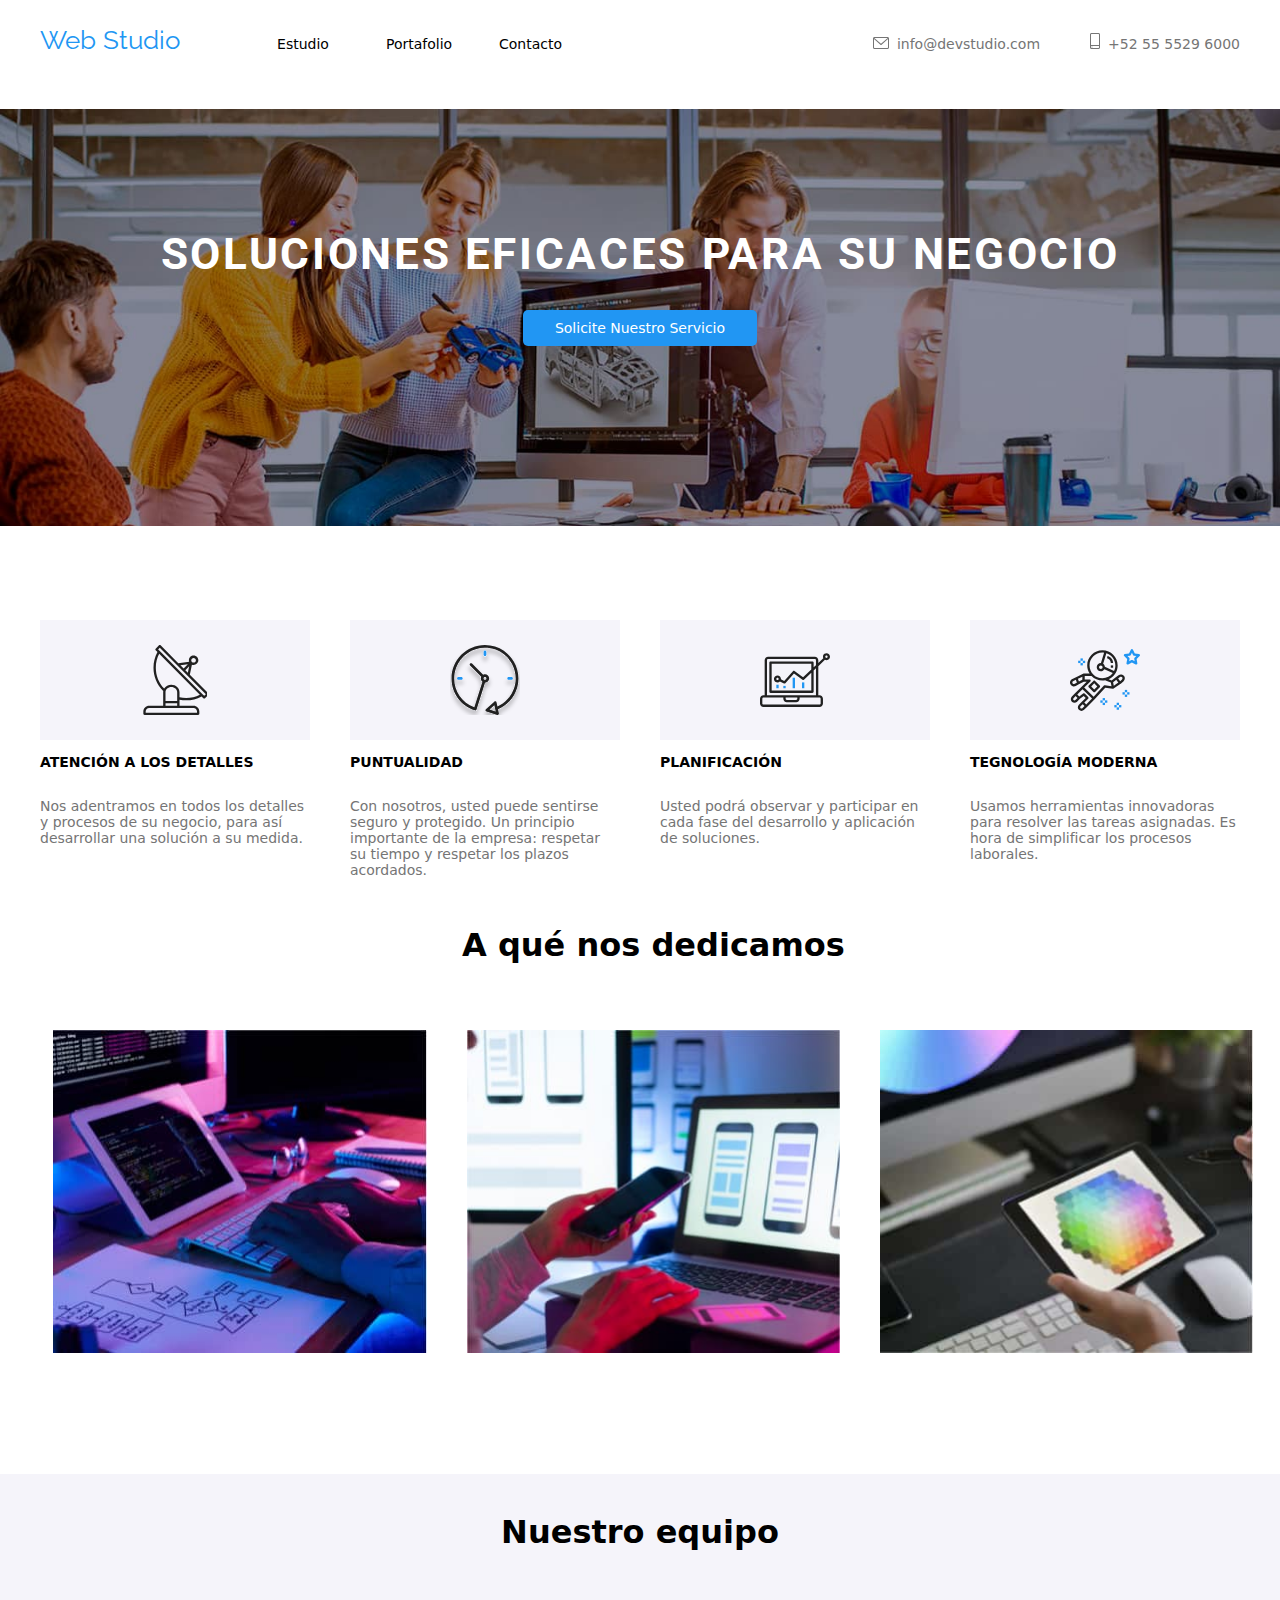
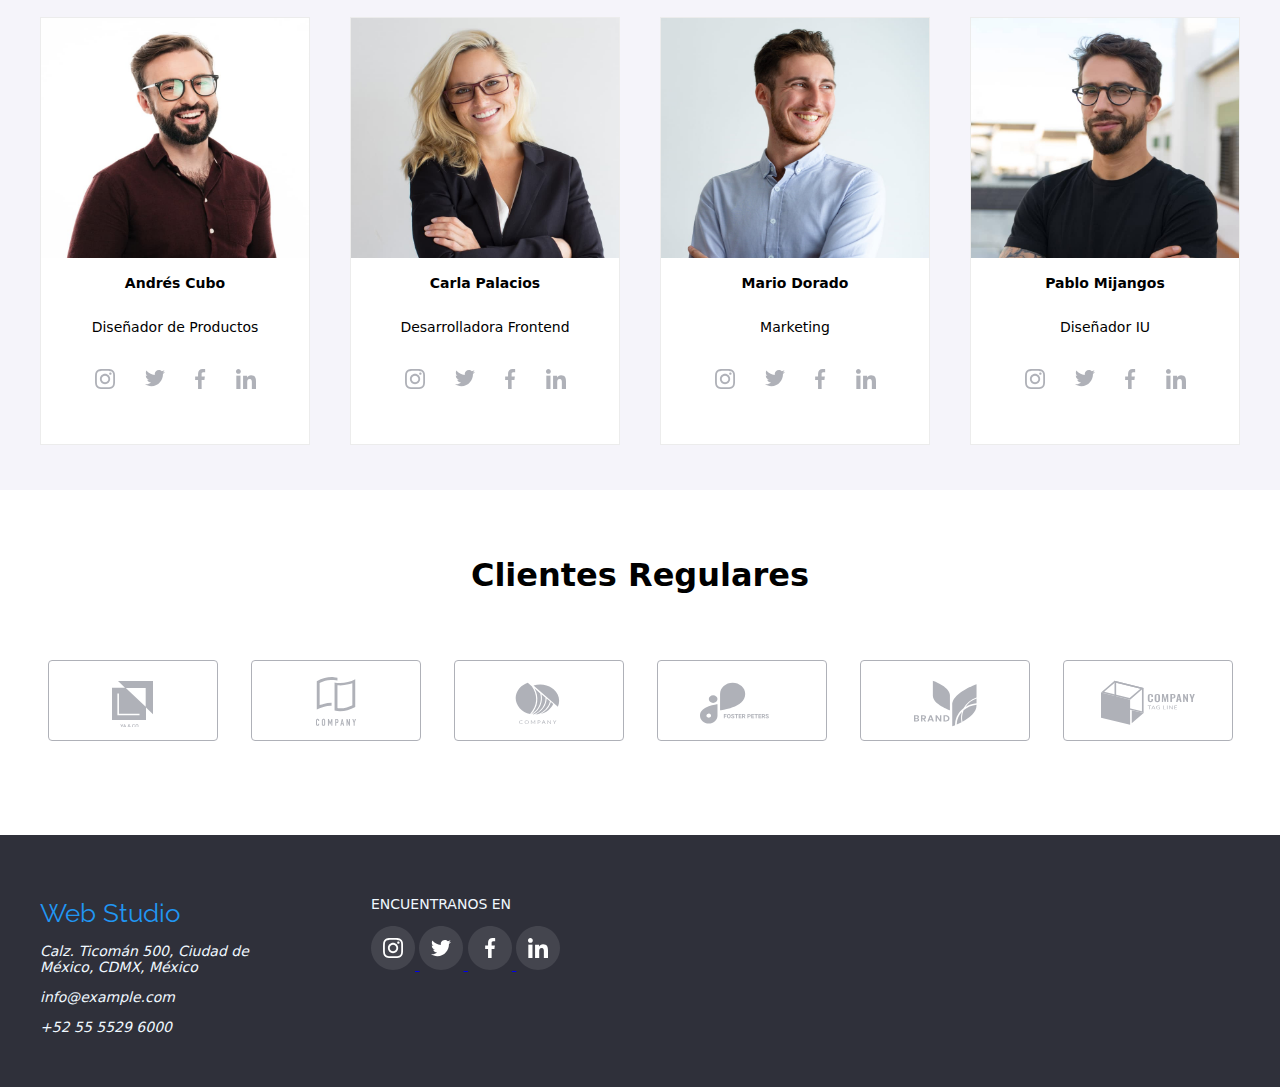
<file: index.html>
<!DOCTYPE html>
<html lang="es">
  <head>
    <meta charset="UTF-8" />
    <meta name="viewport" content="width=device-width, initial-scale=1.0" />
    <link href="./Css/styles.css" rel="stylesheet" type="text/css" />
    <link
      href="./modern-normalize-main/modern-normalize.css"
      rel="stylesheet"
    />
    <link rel="preconnect" href="https://fonts.googleapis.com" />
    <link rel="preconnect" href="https://fonts.gstatic.com" crossorigin />
    <link
      href="https://fonts.googleapis.com/css2?family=Raleway:ital,wght@0,700;1,700&family=Roboto&display=swap"
      rel="stylesheet"
    />
    <title>Estudio Web</title>
  </head>

  <body>
    <div class="container">
      <header class="header">
        <nav class="header-navegation">
          <a href="./index.html" class="logo-header">Web Studio</a>
          <ul class="header-menu-list">
            <li class="header-menu-item">
              <a href="./index.html" class="header-link link current">
                Estudio</a
              >
            </li>
            <li class="header-menu-item">
              <a href="./portfolio.html" class="header-link link">Portafolio</a>
            </li>
            <li class="header-menu-item">
              <a href="" class="header-link link"> Contacto</a>
            </li>
          </ul>
          <ul class="header-contact-list">
            <li class="header-email">
              <a href="mailto:info@devstudio.com" class="info-header-email"
                >info@devstudio.com</a
              >
              <div class="icon-section-header">
                <svg
                  width="16"
                  height="12"
                  viewBox="0 0 16 12"
                  fill="none"
                  xmlns="http://www.w3.org/2000/svg"
                >
                  <path
                    d="M14.5 0H1.50001C0.672854 0 0 0.672853 0 1.50001V10.5C0 11.3271 0.672854 12 1.50001 12H14.5C15.3271 12 16 11.3271 16 10.5V1.50001C16 0.672853 15.3271 0 14.5 0ZM14.5 0.999994C14.5679 0.999994 14.6325 1.01409 14.6916 1.0387L8 6.83838L1.30833 1.0387C1.36742 1.01412 1.43204 0.999994 1.49998 0.999994H14.5ZM14.5 11H1.50001C1.22414 11 0.999996 10.7759 0.999996 10.5V2.09521L7.67236 7.87792C7.76661 7.95944 7.8833 7.99999 8 7.99999C8.1167 7.99999 8.23339 7.95948 8.32764 7.87792L15 2.09521V10.5C15 10.7759 14.7759 11 14.5 11Z"
                    fill="#2196F3"
                  />
                </svg>
              </div>
            </li>
            <li class="header-phone">
              <a href="tel:+525555296000" class="info-header-phone"
                >+52 55 5529 6000</a
              >
              <div class="icon-section-header">
                <svg
                  width="10"
                  height="16"
                  viewBox="0 0 10 16"
                  fill="none"
                  xmlns="http://www.w3.org/2000/svg"
                >
                  <path
                    d="M8.5 0H1.5C0.672848 0 0 0.672848 0 1.5V14.5C0 15.3272 0.672848 16 1.5 16H8.5C9.32715 16 10 15.3272 10 14.5V1.5C10 0.672848 9.32715 0 8.5 0ZM1.5 1H8.5C8.77588 1 9 1.22412 9 1.5V12H1V1.5C1 1.22412 1.22412 1 1.5 1ZM8.5 15H1.5C1.22412 15 1 14.7759 1 14.5V13H9V14.5C9 14.7759 8.77588 15 8.5 15Z"
                    fill="#757575"
                  />
                  <path
                    d="M2.35355 13.7389C2.54882 13.9213 2.54882 14.2169 2.35355 14.3992C2.15828 14.5816 1.84172 14.5816 1.64645 14.3992C1.45118 14.2169 1.45118 13.9213 1.64645 13.7389C1.84172 13.5566 2.15828 13.5566 2.35355 13.7389Z"
                    fill="#757575"
                  />
                </svg>
              </div>
            </li>
          </ul>
        </nav>
      </header>
    </div>
    <main>
      <div class="principal-aside">
        <h1>SOLUCIONES EFICACES PARA SU NEGOCIO</h1>
        <button class="btn-primary" id="btn-primary">
          Solicite Nuestro Servicio
        </button>
      </div>
      <div class="container">
        <section class="section-details">
          <div class="section-details-p0">
            <div class="icon-section-details">
              <svg
                width="64"
                height="70"
                viewBox="0 0 64 70"
                fill="none"
                xmlns="http://www.w3.org/2000/svg"
              >
                <path
                  d="M65.3163 48.3385L46.8468 29.7337L48.8966 19.6373C49.4256 19.8438 49.9879 19.9517 50.5556 19.9558H50.5696C53.1777 19.9866 55.3169 17.8974 55.3479 15.2893C55.3788 12.6812 53.2894 10.542 50.6813 10.5111C48.0732 10.4803 45.934 12.5695 45.9031 15.1776C45.8965 15.7357 45.9888 16.2905 46.176 16.8163L35.326 18.1405L17.6276 0.35C17.4105 0.128479 17.1141 0.00247917 16.804 0C16.4977 0.00160417 16.2044 0.123521 15.9873 0.3395L12.6786 3.6295C12.2232 4.08508 12.2232 4.82358 12.6786 5.27917L14.459 7.08517C7.56162 19.7681 9.80191 35.4741 19.9703 45.7228C20.0636 45.8121 20.1718 45.8843 20.29 45.9363C20.2165 46.3311 20.1781 46.7317 20.1756 47.1333V60.6667H6.17562C2.95562 60.6705 0.346077 63.28 0.342285 66.5V68.8333C0.342285 69.4776 0.86466 70 1.50895 70H55.1756C55.8199 70 56.3423 69.4776 56.3423 68.8333V66.5C56.3385 63.28 53.729 60.6705 50.509 60.6667H36.509V54.6688C38.7021 55.1288 40.9367 55.3633 43.1776 55.3688C48.5548 55.363 53.8464 54.0225 58.5776 51.4675L60.3673 53.2677C60.5844 53.4892 60.8808 53.6152 61.191 53.6177C61.4972 53.6161 61.7905 53.4941 62.0076 53.2782L65.3163 49.9882C65.7717 49.5326 65.7717 48.7941 65.3163 48.3385ZM48.9246 13.6348C49.8383 12.726 51.3157 12.7301 52.2244 13.6437C53.1332 14.5574 53.1291 16.0348 52.2155 16.9435C51.7781 17.3785 51.1864 17.6226 50.5695 17.6225H50.5625C49.2739 17.6158 48.2345 16.5658 48.2412 15.2771C48.2445 14.6602 48.4918 14.0699 48.9291 13.6348H48.9246ZM46.1783 21.301L44.8693 27.7445L42.298 25.158L46.1783 21.301ZM44.853 19.3282L40.653 23.5037L37.4038 20.237L44.853 19.3282ZM50.509 63C52.442 63 54.009 64.567 54.009 66.5V67.6667H2.67562V66.5C2.67562 64.567 4.2426 63 6.17562 63H50.509ZM34.1756 58.3333V60.6667H22.509V58.3333H34.1756ZM22.509 56V47.1333C22.509 44.303 25.1258 42 28.3423 42C31.5588 42 34.1756 44.303 34.1756 47.1333V56H22.509ZM36.509 52.29V47.1333C36.509 43.0162 32.8456 39.6667 28.3423 39.6667C25.4306 39.622 22.7079 41.1041 21.165 43.5738C12.2887 34.2249 10.2899 20.2875 16.1805 8.82073L56.872 49.7455C50.5886 52.9419 43.3857 53.8418 36.509 52.29ZM61.2038 50.7943L59.56 49.1412L16.7923 6.11567L15.1415 4.46133L16.7923 2.81633L34.15 20.272C34.1581 20.272 34.1628 20.2872 34.171 20.293L62.8593 49.1493L61.2038 50.7943Z"
                  fill="#212121"
                />
              </svg>
            </div>

            <h3>ATENCIÓN A LOS DETALLES</h3>
            <p class="section-parraf">
              Nos adentramos en todos los detalles y procesos de su negocio,
              para así desarrollar una solución a su medida.
            </p>
          </div>
          <div class="section-details-p1">
            <div class="icon-section-details">
              <svg
                width="76"
                height="78"
                viewBox="0 0 76 78"
                fill="none"
                xmlns="http://www.w3.org/2000/svg"
              >
                <g
                  clip-path="url(#clip0_75273_446)"
                  filter="url(#filter0_d_75273_446)"
                >
                  <path
                    d="M71.4614 33.4715C71.4576 14.9819 56.4656 -0.00373771 37.9754 6.99302e-07C19.4858 0.00373911 4.50017 14.9963 4.50391 33.4859C4.50711 48.0502 13.9252 60.9413 27.7995 65.3713C27.9319 65.413 28.0697 65.4343 28.2081 65.4338C28.4719 65.4333 28.7304 65.3628 28.9573 65.2287C29.2527 65.0541 29.4732 64.7764 29.5768 64.449L38.0315 37.6521C40.3429 37.6404 42.2068 35.7568 42.1945 33.4459C42.1827 31.1345 40.2997 29.2706 37.9883 29.2824C37.3666 29.285 36.753 29.4282 36.1944 29.7011L25.0251 18.5302C24.4707 17.9951 23.5879 18.0106 23.0528 18.5644C22.5305 19.1054 22.5305 19.962 23.0528 20.503L34.2162 31.6792C33.3596 33.4277 33.8493 35.5383 35.3895 36.7303L27.3338 62.2647C11.4135 56.4002 3.26169 38.7405 9.12618 22.8203C14.9907 6.90002 32.6503 -1.25183 48.5706 4.61266C64.4909 10.4771 72.6427 28.1374 66.7782 44.0571C63.913 51.8351 58.0261 58.1252 50.4548 61.4989L49.5842 57.3989C49.4251 56.6454 48.6844 56.1636 47.9308 56.3233C47.6931 56.3741 47.4726 56.4857 47.291 56.6475L38.8978 64.1409C38.322 64.653 38.2708 65.5347 38.7835 66.1105C38.9501 66.2974 39.1637 66.4362 39.403 66.5126L50.1188 69.9327C50.8521 70.1682 51.6377 69.765 51.8732 69.0312C51.948 68.7994 51.9603 68.5527 51.9101 68.3145L51.0545 64.2915C63.4452 59.0678 71.4902 46.918 71.4614 33.4715ZM37.9829 32.0766C38.753 32.0766 39.3779 32.7014 39.3779 33.4715C39.3779 34.2422 38.753 34.8665 37.9829 34.8665C37.2123 34.8665 36.588 34.2422 36.588 33.4715C36.588 32.7014 37.2123 32.0766 37.9829 32.0766ZM42.5774 64.5916L47.3551 60.3298L48.6737 66.543L42.5774 64.5916Z"
                    fill="#212121"
                  />
                  <path
                    d="M36.5879 6.96729V9.7572C36.5879 10.5278 37.2122 11.1522 37.9828 11.1522C38.753 11.1522 39.3778 10.5278 39.3778 9.7572V6.96729C39.3778 6.19717 38.753 5.57233 37.9828 5.57233C37.2122 5.57233 36.5879 6.19717 36.5879 6.96729Z"
                    fill="#2196F3"
                  />
                  <path
                    d="M11.4787 32.0765C10.7081 32.0765 10.0837 32.7014 10.0837 33.4715C10.0837 34.2421 10.7081 34.8665 11.4787 34.8665H14.2686C15.0393 34.8665 15.6636 34.2421 15.6636 33.4715C15.6636 32.7014 15.0393 32.0765 14.2686 32.0765H11.4787Z"
                    fill="#2196F3"
                  />
                  <path
                    d="M64.4865 34.8665C65.2572 34.8665 65.8815 34.2421 65.8815 33.4715C65.8815 32.7014 65.2572 32.0765 64.4865 32.0765H61.6966C60.9265 32.0765 60.3016 32.7014 60.3016 33.4715C60.3016 34.2421 60.9265 34.8665 61.6966 34.8665H64.4865Z"
                    fill="#2196F3"
                  />
                </g>
                <defs>
                  <filter
                    id="filter0_d_75273_446"
                    x="-1"
                    y="0"
                    width="78"
                    height="78"
                    filterUnits="userSpaceOnUse"
                    color-interpolation-filters="sRGB"
                  >
                    <feFlood flood-opacity="0" result="BackgroundImageFix" />
                    <feColorMatrix
                      in="SourceAlpha"
                      type="matrix"
                      values="0 0 0 0 0 0 0 0 0 0 0 0 0 0 0 0 0 0 127 0"
                      result="hardAlpha"
                    />
                    <feOffset dy="4" />
                    <feGaussianBlur stdDeviation="2" />
                    <feComposite in2="hardAlpha" operator="out" />
                    <feColorMatrix
                      type="matrix"
                      values="0 0 0 0 0 0 0 0 0 0 0 0 0 0 0 0 0 0 0.25 0"
                    />
                    <feBlend
                      mode="normal"
                      in2="BackgroundImageFix"
                      result="effect1_dropShadow_75273_446"
                    />
                    <feBlend
                      mode="normal"
                      in="SourceGraphic"
                      in2="effect1_dropShadow_75273_446"
                      result="shape"
                    />
                  </filter>
                  <clipPath id="clip0_75273_446">
                    <rect
                      width="70"
                      height="70"
                      fill="white"
                      transform="translate(3)"
                    />
                  </clipPath>
                </defs>
              </svg>
            </div>
            <h3>PUNTUALIDAD</h3>
            <p class="section-parraf">
              Con nosotros, usted puede sentirse seguro y protegido. Un
              principio importante de la empresa: respetar su tiempo y respetar
              los plazos acordados.
            </p>
          </div>
          <div class="section-details-p2">
            <div class="icon-section-details">
              <svg
                width="70"
                height="70"
                viewBox="0 0 70 70"
                fill="none"
                xmlns="http://www.w3.org/2000/svg"
              >
                <g clip-path="url(#clip0_75273_456)">
                  <path
                    d="M32.6496 32.7351H34.9817V43.2296H32.6496V32.7351Z"
                    fill="#2196F3"
                  />
                  <path
                    d="M41.978 37.3993H44.3101V43.2296H41.978V37.3993Z"
                    fill="#2196F3"
                  />
                  <path
                    d="M23.3211 40.8975H25.6532V43.2296H23.3211V40.8975Z"
                    fill="#2196F3"
                  />
                  <path
                    d="M16.3248 39.7314H18.6569V43.2295H16.3248V39.7314Z"
                    fill="#2196F3"
                  />
                  <path
                    d="M3.49817 61.8865H59.4689C61.4007 61.8865 62.967 60.3202 62.967 58.3883V53.7241C62.967 51.7923 61.4007 50.2259 59.4689 50.2259H58.3028V21.1469L64.9262 14.8725C66.4635 15.6303 68.3242 15.1702 69.3302 13.7816C70.3369 12.3935 70.1957 10.4821 68.9966 9.25684C67.7975 8.03157 65.8901 7.8488 64.4798 8.82412C63.0701 9.80001 62.569 11.6499 63.2933 13.2037L58.3028 17.9345V15.2443C58.3028 13.3124 56.7365 11.7461 54.8046 11.7461H8.16239C6.23054 11.7461 4.66422 13.3124 4.66422 15.2443V50.2259H3.49817C1.56632 50.2259 0 51.7923 0 53.7241V58.3883C0 60.3202 1.56632 61.8865 3.49817 61.8865ZM66.4652 10.58C67.1091 10.58 67.6312 11.1021 67.6312 11.7461C67.6312 12.39 67.1091 12.9121 66.4652 12.9121C65.8212 12.9121 65.2991 12.39 65.2991 11.7461C65.2991 11.1021 65.8212 10.58 66.4652 10.58ZM6.99634 15.2443C6.99634 14.6003 7.51844 14.0782 8.16239 14.0782H54.8046C55.4486 14.0782 55.9707 14.6003 55.9707 15.2443V20.1414L53.6386 22.3573V17.5764C53.6386 16.9324 53.1165 16.4103 52.4725 16.4103H10.4945C9.85055 16.4103 9.32845 16.9324 9.32845 17.5764V46.7278C9.32845 47.3717 9.85055 47.8938 10.4945 47.8938H52.4725C53.1165 47.8938 53.6386 47.3717 53.6386 46.7278V25.5651L55.9707 23.3554V50.2259H6.99634V15.2443ZM17.4908 30.403C15.9131 30.3984 14.5279 31.4495 14.1083 32.9703C13.6886 34.491 14.3383 36.104 15.6951 36.9091C17.0513 37.7142 18.7793 37.5121 19.9129 36.4149L23.9662 38.4487C24.4371 38.6844 25.0081 38.5739 25.3583 38.1805L33.9745 28.4871L42.4443 34.8338C42.8987 35.1743 43.5329 35.1378 43.9452 34.7478L51.3065 27.7748V45.5617H11.6606V18.7424H51.3065V24.5619L43.0564 32.3747L34.5154 25.9716C34.0303 25.6084 33.3476 25.6767 32.9445 26.1294L24.2099 35.9571L20.9446 34.3242C20.9685 34.1841 20.9833 34.0429 20.989 33.9012C20.989 31.9693 19.4227 30.403 17.4908 30.403ZM18.6569 33.9012C18.6569 34.5451 18.1348 35.0672 17.4908 35.0672C16.8469 35.0672 16.3248 34.5451 16.3248 33.9012C16.3248 33.2572 16.8469 32.7351 17.4908 32.7351C18.1348 32.7351 18.6569 33.2572 18.6569 33.9012ZM25.6532 52.5581H37.3138V53.7241C37.3138 54.3681 36.7917 54.8902 36.1477 54.8902H26.8193C26.1753 54.8902 25.6532 54.3681 25.6532 53.7241V52.5581ZM2.33211 53.7241C2.33211 53.0802 2.85422 52.5581 3.49817 52.5581H23.3211V53.7241C23.3211 55.656 24.8874 57.2223 26.8193 57.2223H36.1477C38.0796 57.2223 39.6459 55.656 39.6459 53.7241V52.5581H59.4689C60.1128 52.5581 60.6349 53.0802 60.6349 53.7241V58.3883C60.6349 59.0323 60.1128 59.5544 59.4689 59.5544H3.49817C2.85422 59.5544 2.33211 59.0323 2.33211 58.3883V53.7241Z"
                    fill="#212121"
                  />
                </g>
                <defs>
                  <clipPath id="clip0_75273_456">
                    <rect width="70" height="70" fill="white" />
                  </clipPath>
                </defs>
              </svg>
            </div>
            <h3>PLANIFICACIÓN</h3>
            <p class="section-parraf">
              Usted podrá observar y participar en cada fase del desarrollo y
              aplicación de soluciones.
            </p>
          </div>
          <div class="section-details-p3">
            <div class="icon-section-details">
              <svg
                width="70"
                height="70"
                viewBox="0 0 70 70"
                fill="none"
                xmlns="http://www.w3.org/2000/svg"
              >
                <path
                  d="M69.9433 9.89637C69.8056 9.47513 69.4416 9.16724 69.0018 9.10298L64.8228 8.49512L62.9526 4.70809C62.5606 3.91005 61.2527 3.91005 60.8608 4.70809L58.9906 8.49512L54.8114 9.10312C54.3716 9.16724 54.0076 9.47418 53.8687 9.89651C53.7323 10.3188 53.8453 10.7831 54.1639 11.0924L57.1891 14.0407L56.4752 18.2034C56.4005 18.6409 56.5802 19.0831 56.9384 19.3445C57.3012 19.6082 57.7748 19.6407 58.168 19.4331L61.9061 17.4672L65.6442 19.4331C65.8146 19.5229 66.0024 19.5672 66.1879 19.5672C66.4294 19.5672 66.671 19.4925 66.874 19.3443C67.2333 19.0831 67.413 18.6408 67.3372 18.2033L66.6233 14.0405L69.6485 11.0923C69.9654 10.7819 70.0798 10.3187 69.9433 9.89637ZM64.5556 12.7991C64.2815 13.0662 64.1555 13.4536 64.2208 13.8316L64.6385 16.2688L62.4499 15.1184C62.2795 15.0286 62.0929 14.9843 61.9061 14.9843C61.7195 14.9843 61.534 15.0286 61.3624 15.1184L59.1736 16.2688L59.5913 13.8316C59.6567 13.4536 59.5306 13.0675 59.2565 12.7991L57.4843 11.0724L59.932 10.7166C60.3124 10.6617 60.6402 10.4226 60.8106 10.0783L61.9049 7.86169L62.9992 10.0783C63.1696 10.4225 63.4974 10.6617 63.8778 10.7166L66.3255 11.0724L64.5556 12.7991Z"
                  fill="#2196F3"
                />
                <path
                  d="M57.167 44.8923H54.8336V47.2257H57.167V44.8923Z"
                  fill="#2196F3"
                />
                <path
                  d="M57.167 49.5591H54.8336V51.8925H57.167V49.5591Z"
                  fill="#2196F3"
                />
                <path
                  d="M59.5004 47.2257H57.167V49.5591H59.5004V47.2257Z"
                  fill="#2196F3"
                />
                <path
                  d="M54.8337 47.2257H52.5003V49.5591H54.8337V47.2257Z"
                  fill="#2196F3"
                />
                <path
                  d="M49.0002 57.7259H46.6668V60.0593H49.0002V57.7259Z"
                  fill="#2196F3"
                />
                <path
                  d="M49.0002 62.3926H46.6668V64.726H49.0002V62.3926Z"
                  fill="#2196F3"
                />
                <path
                  d="M51.3337 60.0593H49.0002V62.3927H51.3337V60.0593Z"
                  fill="#2196F3"
                />
                <path
                  d="M46.6668 60.0593H44.3334V62.3927H46.6668V60.0593Z"
                  fill="#2196F3"
                />
                <path
                  d="M35 53.0592H32.6666V55.3926H35V53.0592Z"
                  fill="#2196F3"
                />
                <path
                  d="M35 57.7259H32.6666V60.0593H35V57.7259Z"
                  fill="#2196F3"
                />
                <path
                  d="M37.3334 55.3925H35V57.7259H37.3334V55.3925Z"
                  fill="#2196F3"
                />
                <path
                  d="M32.6666 55.3925H30.3332V57.7259H32.6666V55.3925Z"
                  fill="#2196F3"
                />
                <path
                  d="M12.833 13.3918H10.4996V15.7252H12.833V13.3918Z"
                  fill="#2196F3"
                />
                <path
                  d="M12.833 18.0587H10.4996V20.3921H12.833V18.0587Z"
                  fill="#2196F3"
                />
                <path
                  d="M15.1663 15.7252H12.8329V18.0586H15.1663V15.7252Z"
                  fill="#2196F3"
                />
                <path
                  d="M10.4996 15.7252H8.1662V18.0586H10.4996V15.7252Z"
                  fill="#2196F3"
                />
                <path
                  d="M54.0635 30.9738C53.4347 30.1256 52.5119 29.5797 51.4642 29.4326C50.4118 29.2833 49.3734 29.5597 48.5334 30.2026L45.7952 32.3014L45.794 32.3026L41.6428 35.4025L38.6724 34.2194C43.9691 31.8429 47.6711 26.545 47.6711 20.3942C47.6711 12.0314 40.8401 5.22736 32.4436 5.22736C24.047 5.22736 17.2161 12.0314 17.2161 20.3942C17.2161 23.4253 18.1226 26.2439 19.6662 28.6158L13.6204 28.5633C13.6168 28.5633 13.6134 28.5633 13.6099 28.5633C13.5911 28.5633 13.5761 28.5726 13.5586 28.5738C13.4431 28.5785 13.3298 28.6018 13.2191 28.6415C13.1911 28.652 13.162 28.6579 13.1352 28.6706C13.1212 28.6765 13.1071 28.6776 13.0932 28.6846L6.02075 32.1764C6.01952 32.1764 6.01843 32.1764 6.01843 32.1775L1.8766 34.1693C1.83107 34.1891 1.78445 34.2159 1.73892 34.2462C0.0880191 35.3452 -0.474314 37.5036 0.429958 39.2676C0.911763 40.2056 1.73195 40.8963 2.73999 41.2124C3.12856 41.3337 3.52518 41.3933 3.91949 41.3933C4.55305 41.3933 5.18074 41.2381 5.75578 40.9313L8.79154 39.3167L13.7441 36.7593L16.7122 36.7418L4.80844 48.5884C4.80735 48.5896 4.80612 48.5896 4.80489 48.5907L1.87647 51.5074C1.18466 52.1958 0.8043 53.1092 0.8043 54.0835C0.8043 55.0565 1.18466 55.9723 1.87647 56.6619C2.587 57.3689 3.52149 57.7235 4.45598 57.7235C5.3917 57.7235 6.32495 57.3689 7.03782 56.6619L9.91251 53.7988L13.7206 50.9556L15.6912 52.9179L11.8375 56.7551C11.8364 56.7564 11.8352 56.7564 11.834 56.7575L8.90556 59.6741C8.21375 60.3625 7.8334 61.2759 7.8334 62.2502C7.8334 63.2233 8.21375 64.139 8.90556 64.8286C9.6161 65.5356 10.5518 65.8903 11.4863 65.8903C12.4208 65.8903 13.3565 65.5356 14.0681 64.8286L16.9977 61.912L21.6842 57.2453C21.6854 57.244 21.6854 57.2429 21.6865 57.2417L23.8951 55.0542L23.8869 55.046C23.9008 55.032 23.9207 55.0272 23.9347 55.0122L35.2353 42.6349L42.8281 43.7152C42.8829 43.7234 42.9377 43.7269 42.9925 43.7269C43.1338 43.7269 43.2702 43.6931 43.402 43.6429C43.4406 43.629 43.4743 43.6102 43.5106 43.5916C43.5526 43.5706 43.5968 43.559 43.6366 43.5322L50.6659 38.8655C50.6916 38.848 50.7055 38.8199 50.73 38.8013C50.758 38.7792 50.793 38.7699 50.8186 38.7453L53.5999 36.1401C55.0471 34.7841 55.2466 32.5628 54.0635 30.9738ZM4.66024 38.8722C4.28111 39.0752 3.85058 39.1159 3.43878 38.9854C3.03039 38.8582 2.69912 38.5793 2.50538 38.2025C2.15305 37.5164 2.35718 36.6811 2.97433 36.2296L5.84793 34.8471L6.53974 36.8689L6.83027 37.7182L4.66024 38.8722ZM12.3102 34.874L8.92333 36.6241L8.36456 34.9907L7.96328 33.8169L12.3967 31.6282L12.3102 34.874ZM45.3402 20.3919C45.3402 22.4009 44.8607 24.2957 44.03 25.9907L34.8832 21.8362C34.7875 20.5821 34.1366 19.4842 33.1589 18.8005L36.3614 8.16849C41.5626 9.82295 45.3402 14.6752 45.3402 20.3919ZM19.5519 20.3919C19.5519 13.3159 25.3363 7.55831 32.446 7.55831C32.9991 7.55831 33.5403 7.60493 34.0759 7.67261L30.9433 18.0713C30.9014 18.0701 30.8617 18.0585 30.8185 18.0585C28.5597 18.0585 26.7222 19.8901 26.7222 22.1419C26.7222 24.3936 28.5597 26.2254 30.8185 26.2254C32.3375 26.2254 33.65 25.3866 34.3582 24.1591L42.8073 27.9975C40.4564 31.1615 36.6938 33.2255 32.4459 33.2255C25.3363 33.2255 19.5519 27.4679 19.5519 20.3919ZM32.5814 22.1419C32.5814 23.1068 31.7903 23.8919 30.8185 23.8919C29.8467 23.8919 29.0556 23.1068 29.0556 22.1419C29.0556 21.1771 29.8467 20.3919 30.8185 20.3919C31.7903 20.3919 32.5814 21.1771 32.5814 22.1419ZM5.39183 55.0074C4.87503 55.5196 4.03843 55.5185 3.52286 55.0087C3.2743 54.7601 3.13785 54.4324 3.13785 54.0835C3.13785 53.7358 3.2743 53.4079 3.52286 53.1618L5.6274 51.0652L7.48941 52.9191L5.39183 55.0074ZM12.4222 63.1743C11.9054 63.6865 11.0677 63.6877 10.552 63.1755C10.3034 62.927 10.1669 62.5993 10.1669 62.2503C10.1669 61.9027 10.3034 61.5748 10.552 61.3287L12.6579 59.231L13.5388 60.1073L14.5211 61.0849L12.4222 63.1743ZM20.0383 55.5862C20.0371 55.5873 20.036 55.5873 20.0348 55.5885L16.1742 59.4385L15.2933 58.5623L14.311 57.5846L18.168 53.7451C18.168 53.7451 18.168 53.7451 18.168 53.744C18.1692 53.7428 18.1703 53.7428 18.1715 53.7417C18.259 53.6542 18.3139 53.5492 18.3676 53.4454C18.3828 53.415 18.4119 53.3893 18.4248 53.3579C18.461 53.2681 18.4667 53.1713 18.4808 53.0767C18.4878 53.0229 18.5112 52.9729 18.5112 52.9179C18.5112 52.8397 18.4831 52.764 18.4669 52.6869C18.4529 52.6169 18.4529 52.5456 18.426 52.4781C18.3817 52.3684 18.3058 52.2716 18.2265 52.177C18.2044 52.1513 18.1962 52.1186 18.1717 52.0942C18.1717 52.0942 18.1717 52.0942 18.1705 52.0942C18.1692 52.0931 18.1692 52.0906 18.1681 52.0895L14.6529 48.5895C14.6156 48.5521 14.5677 48.537 14.5257 48.5055C14.464 48.4577 14.4045 48.4134 14.3356 48.3795C14.2691 48.3468 14.2014 48.327 14.1314 48.3082C14.0568 48.2872 13.9845 48.2709 13.9063 48.265C13.835 48.2604 13.7686 48.2674 13.6975 48.2756C13.6193 48.2849 13.5459 48.2954 13.47 48.3199C13.3964 48.3432 13.3312 48.3793 13.2635 48.4179C13.2203 48.4424 13.1714 48.4506 13.1305 48.4809L9.25133 51.3767L7.28077 49.4143L12.5285 44.1946L22.0674 53.576L20.0383 55.5862ZM34.9544 40.2372C34.9207 40.2325 34.8891 40.2454 34.8553 40.2431C34.7701 40.2384 34.6885 40.2443 34.6034 40.2582C34.5369 40.2699 34.4739 40.2827 34.4108 40.3049C34.3362 40.3306 34.2685 40.3656 34.1996 40.4075C34.1343 40.4472 34.0748 40.4892 34.0176 40.5417C33.9896 40.5661 33.9558 40.5779 33.9301 40.6058L23.6527 51.862L14.185 42.5506L20.3825 36.3859C20.8387 35.9309 20.841 35.1923 20.386 34.735C20.1562 34.5052 19.854 34.392 19.5519 34.3932V34.3921L14.6984 34.4212L14.7591 30.9049L21.5492 30.9633C24.3166 33.7937 28.176 35.5589 32.446 35.5589C33.4027 35.5589 34.3361 35.4598 35.2448 35.2905C35.3323 35.3605 35.4186 35.4317 35.5284 35.476L40.7995 37.5761L41.1331 39.235L41.5228 41.1717L34.9544 40.2372ZM43.7944 40.6269L43.1096 37.2189L46.2736 34.8564L47.102 35.9554L48.3445 37.605L43.7944 40.6269ZM52.0055 34.4341L50.1726 36.1514L48.1356 33.4471L49.9544 32.0529C50.2938 31.7917 50.7221 31.6854 51.1421 31.7403C51.5644 31.7997 51.9378 32.0203 52.1921 32.3621C52.6658 33.0003 52.5853 33.8905 52.0055 34.4341Z"
                  fill="#212121"
                />
                <path
                  d="M29.7545 40.5651L25.0668 35.8984C24.613 35.4446 23.8755 35.4446 23.4205 35.8984L18.734 40.5651C18.5147 40.7856 18.391 41.0819 18.391 41.3922C18.391 41.7026 18.5135 42.0001 18.734 42.2194L23.4205 46.8861C23.648 47.1124 23.9468 47.2256 24.2443 47.2256C24.5418 47.2256 24.8404 47.1124 25.0668 46.8861L29.7545 42.2194C29.9738 42.0001 30.0987 41.7026 30.0987 41.3922C30.0987 41.0819 29.9749 40.7844 29.7545 40.5651ZM24.2443 44.4128L21.2109 41.3922L24.2443 38.3717L27.2788 41.3922L24.2443 44.4128Z"
                  fill="#212121"
                />
                <path
                  d="M37.5468 11.0923L36.9833 13.358C37.1385 13.3966 40.7844 14.3462 40.7844 18.0586H43.1178C43.1177 13.6461 39.4742 11.5718 37.5468 11.0923Z"
                  fill="#212121"
                />
                <path
                  d="M43.1178 20.3919H40.7844V22.7253H43.1178V20.3919Z"
                  fill="#212121"
                />
              </svg>
            </div>
            <h3>TEGNOLOGÍA MODERNA</h3>
            <p class="section-parraf">
              Usamos herramientas innovadoras para resolver las tareas
              asignadas. Es hora de simplificar los procesos laborales.
            </p>
          </div>
        </section>
      </div>

      <section class="container-a-que-nos-dedicamos">
        <div class="container">
          <h2>A qué nos dedicamos</h2>
          <div class="images-a-que-nos-dedicamos">
            <img
              src="./images/escritorio-con-computador-y-tablet.jpg"
              alt="escritorio-con-computador-y-tablet"
              width="373.16"
            />
            <img
              src="./images/computador-en-escritorio.jpg"
              alt="Mano-sosteniendo-celular-y-comutador-de-fondo"
              width="373.16"
            />
            <img
              src="./images/tablet-gama-de-colores.jpg"
              alt="manos-sosteniendo-tablet-con-gama-de-colores"
              width="373.16"
            />
          </div>
        </div>
      </section>
      <div class="special-container">
        <section class="container-our-equip">
          <div class="container">
            <h2>Nuestro equipo</h2>
            <div class="miembros">
              <div class="miembros-container">
                <div class="primer-miembro">
                  <img
                    src="./images/señor-con-gafas-sonriendo.jpg"
                    alt="señor-con-gafas-sonriendo"
                    width="268"
                    height="240"
                  />
                </div>
                <h3>Andrés Cubo</h3>
                <p>Diseñador de Productos</p>
                <div class="items-miembros">
                  <svg
                    width="20"
                    height="20"
                    viewBox="0 0 20 20"
                    fill="none"
                    xmlns="http://www.w3.org/2000/svg"
                  >
                    <g clip-path="url(#clip0_75273_575)">
                      <path
                        d="M19.9804 5.88005C19.9336 4.81738 19.7617 4.0868 19.5156 3.45374C19.2616 2.78176 18.8709 2.18014 18.359 1.68002C17.8589 1.1721 17.2533 0.777435 16.5891 0.527447C15.9524 0.281274 15.2256 0.109427 14.163 0.0625732C13.0924 0.0117516 12.7525 0 10.0371 0C7.32173 0 6.98185 0.0117516 5.91521 0.0586052C4.85253 0.105459 4.12195 0.277459 3.48904 0.523479C2.81692 0.777435 2.2153 1.16814 1.71517 1.68002C1.20726 2.18014 0.812743 2.78573 0.562603 3.44992C0.31643 4.0868 0.144583 4.81341 0.0977294 5.87609C0.0469078 6.9467 0.0351562 7.28658 0.0351562 10.002C0.0351562 12.7173 0.0469078 13.0572 0.0937614 14.1239C0.140615 15.1865 0.312615 15.9171 0.558787 16.5502C0.812743 17.2221 1.20726 17.8238 1.71517 18.3239C2.2153 18.8318 2.82088 19.2265 3.48508 19.4765C4.12195 19.7226 4.84856 19.8945 5.91139 19.9413C6.97788 19.9883 7.31791 19.9999 10.0333 19.9999C12.7487 19.9999 13.0885 19.9883 14.1552 19.9413C15.2179 19.8945 15.9484 19.7226 16.5813 19.4765C17.9254 18.9568 18.9881 17.8941 19.5078 16.5502C19.7538 15.9133 19.9258 15.1865 19.9727 14.1239C20.0195 13.0572 20.0313 12.7173 20.0313 10.002C20.0313 7.28658 20.0273 6.9467 19.9804 5.88005ZM18.1794 14.0457C18.1364 15.0225 17.9723 15.5499 17.8356 15.9015C17.4995 16.7728 16.808 17.4643 15.9367 17.8004C15.5851 17.9372 15.0538 18.1012 14.0809 18.1441C13.026 18.1911 12.7096 18.2027 10.0411 18.2027C7.37255 18.2027 7.05221 18.1911 6.00113 18.1441C5.02438 18.1012 4.49693 17.9372 4.1453 17.8004C3.71171 17.6402 3.31704 17.3862 2.9967 17.0541C2.6646 16.7298 2.41065 16.3391 2.2504 15.9055C2.11365 15.5539 1.94959 15.0225 1.90671 14.0497C1.8597 12.9948 1.8481 12.6783 1.8481 10.0097C1.8481 7.34122 1.8597 7.02087 1.90671 5.96995C1.94959 4.99319 2.11365 4.46575 2.2504 4.11412C2.41065 3.68038 2.6646 3.28586 3.00067 2.96536C3.32483 2.63327 3.71553 2.37931 4.14927 2.21921C4.5009 2.08247 5.03231 1.9184 6.0051 1.87537C7.05999 1.82851 7.37652 1.81676 10.0449 1.81676C12.7174 1.81676 13.0337 1.82851 14.0848 1.87537C15.0616 1.9184 15.589 2.08247 15.9407 2.21921C16.3742 2.37931 16.7689 2.63327 17.0893 2.96536C17.4213 3.28967 17.6753 3.68038 17.8356 4.11412C17.9723 4.46575 18.1364 4.99701 18.1794 5.96995C18.2263 7.02484 18.238 7.34122 18.238 10.0097C18.238 12.6783 18.2263 12.9908 18.1794 14.0457Z"
                        fill="white"
                      />
                      <path
                        d="M10.0371 4.8642C7.20074 4.8642 4.89941 7.16537 4.89941 10.0019C4.89941 12.8385 7.20074 15.1396 10.0371 15.1396C12.8737 15.1396 15.1749 12.8385 15.1749 10.0019C15.1749 7.16537 12.8737 4.8642 10.0371 4.8642ZM10.0371 13.3346C8.19702 13.3346 6.70442 11.8422 6.70442 10.0019C6.70442 8.16165 8.19702 6.66921 10.0371 6.66921C11.8774 6.66921 13.3698 8.16165 13.3698 10.0019C13.3698 11.8422 11.8774 13.3346 10.0371 13.3346Z"
                        fill="white"
                      />
                      <path
                        d="M16.5775 4.6611C16.5775 5.32346 16.0404 5.86052 15.3779 5.86052C14.7155 5.86052 14.1785 5.32346 14.1785 4.6611C14.1785 3.99858 14.7155 3.46167 15.3779 3.46167C16.0404 3.46167 16.5775 3.99858 16.5775 4.6611Z"
                        fill="white"
                      />
                    </g>
                    <defs>
                      <clipPath id="clip0_75273_575">
                        <rect width="20" height="20" fill="white" />
                      </clipPath>
                    </defs>
                  </svg>
                  <svg
                    width="20"
                    height="18"
                    viewBox="0 0 20 18"
                    fill="none"
                    xmlns="http://www.w3.org/2000/svg"
                  >
                    <path
                      d="M20 2.79875C19.2563 3.125 18.4637 3.34125 17.6375 3.44625C18.4875 2.93875 19.1363 2.14125 19.4412 1.18C18.6488 1.6525 17.7738 1.98625 16.8412 2.1725C16.0887 1.37125 15.0162 0.875 13.8462 0.875C11.5763 0.875 9.74875 2.7175 9.74875 4.97625C9.74875 5.30125 9.77625 5.61375 9.84375 5.91125C6.435 5.745 3.41875 4.11125 1.3925 1.6225C1.03875 2.23625 0.83125 2.93875 0.83125 3.695C0.83125 5.115 1.5625 6.37375 2.6525 7.1025C1.99375 7.09 1.3475 6.89875 0.8 6.5975C0.8 6.61 0.8 6.62625 0.8 6.6425C0.8 8.635 2.22125 10.29 4.085 10.6712C3.75125 10.7625 3.3875 10.8062 3.01 10.8062C2.7475 10.8062 2.4825 10.7913 2.23375 10.7362C2.765 12.36 4.2725 13.5538 6.065 13.5925C4.67 14.6838 2.89875 15.3412 0.98125 15.3412C0.645 15.3412 0.3225 15.3263 0 15.285C1.81625 16.4563 3.96875 17.125 6.29 17.125C13.835 17.125 17.96 10.875 17.96 5.4575C17.96 5.27625 17.9538 5.10125 17.945 4.9275C18.7588 4.35 19.4425 3.62875 20 2.79875Z"
                      fill="#AFB1B8"
                    />
                  </svg>
                  <svg
                    width="11"
                    height="20"
                    viewBox="0 0 11 20"
                    fill="none"
                    xmlns="http://www.w3.org/2000/svg"
                  >
                    <path
                      d="M8.33088 3.32083H10.1567V0.140833C9.84172 0.0975 8.75839 0 7.49672 0C4.86422 0 3.06088 1.65583 3.06088 4.69917V7.5H0.155884V11.055H3.06088V20H6.62255V11.0558H9.41005L9.85255 7.50083H6.62172V5.05167C6.62255 4.02417 6.89922 3.32083 8.33088 3.32083Z"
                      fill="#AFB1B8"
                    />
                  </svg>
                  <svg
                    width="20"
                    height="20"
                    viewBox="0 0 20 20"
                    fill="none"
                    xmlns="http://www.w3.org/2000/svg"
                  >
                    <g clip-path="url(#clip0_75273_587)">
                      <path
                        d="M19.995 20V19.9992H20V12.6642C20 9.07587 19.2275 6.31171 15.0325 6.31171C13.0158 6.31171 11.6625 7.41837 11.11 8.46754H11.0517V6.64671H7.07416V19.9992H11.2158V13.3875C11.2158 11.6467 11.5458 9.96337 13.7017 9.96337C15.8258 9.96337 15.8575 11.95 15.8575 13.4992V20H19.995Z"
                        fill="#AFB1B8"
                      />
                      <path
                        d="M0.330017 6.64746H4.47668V20H0.330017V6.64746Z"
                        fill="#AFB1B8"
                      />
                      <path
                        d="M2.40167 0C1.07583 0 0 1.07583 0 2.40167C0 3.7275 1.07583 4.82583 2.40167 4.82583C3.7275 4.82583 4.80333 3.7275 4.80333 2.40167C4.8025 1.07583 3.72667 0 2.40167 0V0Z"
                        fill="#AFB1B8"
                      />
                    </g>
                    <defs>
                      <clipPath id="clip0_75273_587">
                        <rect width="20" height="20" fill="white" />
                      </clipPath>
                    </defs>
                  </svg>
                </div>
              </div>
              <div class="miembros-container">
                <div class="segundo-miembro">
                  <img
                    src="./images/ejecutiva-sonriendo.jpg"
                    alt="ejecutiva-sonriendo"
                    width="268"
                    height="240"
                  />
                </div>
                <h3>Carla Palacios</h3>
                <p>Desarrolladora Frontend</p>
                <div class="items-miembros">
                  <svg
                    width="20"
                    height="20"
                    viewBox="0 0 20 20"
                    fill="none"
                    xmlns="http://www.w3.org/2000/svg"
                  >
                    <g clip-path="url(#clip0_75273_575)">
                      <path
                        d="M19.9804 5.88005C19.9336 4.81738 19.7617 4.0868 19.5156 3.45374C19.2616 2.78176 18.8709 2.18014 18.359 1.68002C17.8589 1.1721 17.2533 0.777435 16.5891 0.527447C15.9524 0.281274 15.2256 0.109427 14.163 0.0625732C13.0924 0.0117516 12.7525 0 10.0371 0C7.32173 0 6.98185 0.0117516 5.91521 0.0586052C4.85253 0.105459 4.12195 0.277459 3.48904 0.523479C2.81692 0.777435 2.2153 1.16814 1.71517 1.68002C1.20726 2.18014 0.812743 2.78573 0.562603 3.44992C0.31643 4.0868 0.144583 4.81341 0.0977294 5.87609C0.0469078 6.9467 0.0351562 7.28658 0.0351562 10.002C0.0351562 12.7173 0.0469078 13.0572 0.0937614 14.1239C0.140615 15.1865 0.312615 15.9171 0.558787 16.5502C0.812743 17.2221 1.20726 17.8238 1.71517 18.3239C2.2153 18.8318 2.82088 19.2265 3.48508 19.4765C4.12195 19.7226 4.84856 19.8945 5.91139 19.9413C6.97788 19.9883 7.31791 19.9999 10.0333 19.9999C12.7487 19.9999 13.0885 19.9883 14.1552 19.9413C15.2179 19.8945 15.9484 19.7226 16.5813 19.4765C17.9254 18.9568 18.9881 17.8941 19.5078 16.5502C19.7538 15.9133 19.9258 15.1865 19.9727 14.1239C20.0195 13.0572 20.0313 12.7173 20.0313 10.002C20.0313 7.28658 20.0273 6.9467 19.9804 5.88005ZM18.1794 14.0457C18.1364 15.0225 17.9723 15.5499 17.8356 15.9015C17.4995 16.7728 16.808 17.4643 15.9367 17.8004C15.5851 17.9372 15.0538 18.1012 14.0809 18.1441C13.026 18.1911 12.7096 18.2027 10.0411 18.2027C7.37255 18.2027 7.05221 18.1911 6.00113 18.1441C5.02438 18.1012 4.49693 17.9372 4.1453 17.8004C3.71171 17.6402 3.31704 17.3862 2.9967 17.0541C2.6646 16.7298 2.41065 16.3391 2.2504 15.9055C2.11365 15.5539 1.94959 15.0225 1.90671 14.0497C1.8597 12.9948 1.8481 12.6783 1.8481 10.0097C1.8481 7.34122 1.8597 7.02087 1.90671 5.96995C1.94959 4.99319 2.11365 4.46575 2.2504 4.11412C2.41065 3.68038 2.6646 3.28586 3.00067 2.96536C3.32483 2.63327 3.71553 2.37931 4.14927 2.21921C4.5009 2.08247 5.03231 1.9184 6.0051 1.87537C7.05999 1.82851 7.37652 1.81676 10.0449 1.81676C12.7174 1.81676 13.0337 1.82851 14.0848 1.87537C15.0616 1.9184 15.589 2.08247 15.9407 2.21921C16.3742 2.37931 16.7689 2.63327 17.0893 2.96536C17.4213 3.28967 17.6753 3.68038 17.8356 4.11412C17.9723 4.46575 18.1364 4.99701 18.1794 5.96995C18.2263 7.02484 18.238 7.34122 18.238 10.0097C18.238 12.6783 18.2263 12.9908 18.1794 14.0457Z"
                        fill="white"
                      />
                      <path
                        d="M10.0371 4.8642C7.20074 4.8642 4.89941 7.16537 4.89941 10.0019C4.89941 12.8385 7.20074 15.1396 10.0371 15.1396C12.8737 15.1396 15.1749 12.8385 15.1749 10.0019C15.1749 7.16537 12.8737 4.8642 10.0371 4.8642ZM10.0371 13.3346C8.19702 13.3346 6.70442 11.8422 6.70442 10.0019C6.70442 8.16165 8.19702 6.66921 10.0371 6.66921C11.8774 6.66921 13.3698 8.16165 13.3698 10.0019C13.3698 11.8422 11.8774 13.3346 10.0371 13.3346Z"
                        fill="white"
                      />
                      <path
                        d="M16.5775 4.6611C16.5775 5.32346 16.0404 5.86052 15.3779 5.86052C14.7155 5.86052 14.1785 5.32346 14.1785 4.6611C14.1785 3.99858 14.7155 3.46167 15.3779 3.46167C16.0404 3.46167 16.5775 3.99858 16.5775 4.6611Z"
                        fill="white"
                      />
                    </g>
                    <defs>
                      <clipPath id="clip0_75273_575">
                        <rect width="20" height="20" fill="white" />
                      </clipPath>
                    </defs>
                  </svg>
                  <svg
                    width="20"
                    height="18"
                    viewBox="0 0 20 18"
                    fill="none"
                    xmlns="http://www.w3.org/2000/svg"
                  >
                    <path
                      d="M20 2.79875C19.2563 3.125 18.4637 3.34125 17.6375 3.44625C18.4875 2.93875 19.1363 2.14125 19.4412 1.18C18.6488 1.6525 17.7738 1.98625 16.8412 2.1725C16.0887 1.37125 15.0162 0.875 13.8462 0.875C11.5763 0.875 9.74875 2.7175 9.74875 4.97625C9.74875 5.30125 9.77625 5.61375 9.84375 5.91125C6.435 5.745 3.41875 4.11125 1.3925 1.6225C1.03875 2.23625 0.83125 2.93875 0.83125 3.695C0.83125 5.115 1.5625 6.37375 2.6525 7.1025C1.99375 7.09 1.3475 6.89875 0.8 6.5975C0.8 6.61 0.8 6.62625 0.8 6.6425C0.8 8.635 2.22125 10.29 4.085 10.6712C3.75125 10.7625 3.3875 10.8062 3.01 10.8062C2.7475 10.8062 2.4825 10.7913 2.23375 10.7362C2.765 12.36 4.2725 13.5538 6.065 13.5925C4.67 14.6838 2.89875 15.3412 0.98125 15.3412C0.645 15.3412 0.3225 15.3263 0 15.285C1.81625 16.4563 3.96875 17.125 6.29 17.125C13.835 17.125 17.96 10.875 17.96 5.4575C17.96 5.27625 17.9538 5.10125 17.945 4.9275C18.7588 4.35 19.4425 3.62875 20 2.79875Z"
                      fill="#AFB1B8"
                    />
                  </svg>
                  <svg
                    width="11"
                    height="20"
                    viewBox="0 0 11 20"
                    fill="none"
                    xmlns="http://www.w3.org/2000/svg"
                  >
                    <path
                      d="M8.33088 3.32083H10.1567V0.140833C9.84172 0.0975 8.75839 0 7.49672 0C4.86422 0 3.06088 1.65583 3.06088 4.69917V7.5H0.155884V11.055H3.06088V20H6.62255V11.0558H9.41005L9.85255 7.50083H6.62172V5.05167C6.62255 4.02417 6.89922 3.32083 8.33088 3.32083Z"
                      fill="#AFB1B8"
                    />
                  </svg>
                  <svg
                    width="20"
                    height="20"
                    viewBox="0 0 20 20"
                    fill="none"
                    xmlns="http://www.w3.org/2000/svg"
                  >
                    <g clip-path="url(#clip0_75273_587)">
                      <path
                        d="M19.995 20V19.9992H20V12.6642C20 9.07587 19.2275 6.31171 15.0325 6.31171C13.0158 6.31171 11.6625 7.41837 11.11 8.46754H11.0517V6.64671H7.07416V19.9992H11.2158V13.3875C11.2158 11.6467 11.5458 9.96337 13.7017 9.96337C15.8258 9.96337 15.8575 11.95 15.8575 13.4992V20H19.995Z"
                        fill="#AFB1B8"
                      />
                      <path
                        d="M0.330017 6.64746H4.47668V20H0.330017V6.64746Z"
                        fill="#AFB1B8"
                      />
                      <path
                        d="M2.40167 0C1.07583 0 0 1.07583 0 2.40167C0 3.7275 1.07583 4.82583 2.40167 4.82583C3.7275 4.82583 4.80333 3.7275 4.80333 2.40167C4.8025 1.07583 3.72667 0 2.40167 0V0Z"
                        fill="#AFB1B8"
                      />
                    </g>
                    <defs>
                      <clipPath id="clip0_75273_587">
                        <rect width="20" height="20" fill="white" />
                      </clipPath>
                    </defs>
                  </svg>
                </div>
              </div>
              <div class="miembros-container">
                <div class="tercer-miembro">
                  <img
                    src="./images/ejecutivo-foto-casual.jpg"
                    alt="ejecutivo-foto-casual"
                    width="268"
                    height="240"
                  />
                </div>
                <h3>Mario Dorado</h3>
                <p>Marketing</p>
                <div class="items-miembros">
                  <svg
                    width="20"
                    height="20"
                    viewBox="0 0 20 20"
                    fill="none"
                    xmlns="http://www.w3.org/2000/svg"
                  >
                    <g clip-path="url(#clip0_75273_575)">
                      <path
                        d="M19.9804 5.88005C19.9336 4.81738 19.7617 4.0868 19.5156 3.45374C19.2616 2.78176 18.8709 2.18014 18.359 1.68002C17.8589 1.1721 17.2533 0.777435 16.5891 0.527447C15.9524 0.281274 15.2256 0.109427 14.163 0.0625732C13.0924 0.0117516 12.7525 0 10.0371 0C7.32173 0 6.98185 0.0117516 5.91521 0.0586052C4.85253 0.105459 4.12195 0.277459 3.48904 0.523479C2.81692 0.777435 2.2153 1.16814 1.71517 1.68002C1.20726 2.18014 0.812743 2.78573 0.562603 3.44992C0.31643 4.0868 0.144583 4.81341 0.0977294 5.87609C0.0469078 6.9467 0.0351562 7.28658 0.0351562 10.002C0.0351562 12.7173 0.0469078 13.0572 0.0937614 14.1239C0.140615 15.1865 0.312615 15.9171 0.558787 16.5502C0.812743 17.2221 1.20726 17.8238 1.71517 18.3239C2.2153 18.8318 2.82088 19.2265 3.48508 19.4765C4.12195 19.7226 4.84856 19.8945 5.91139 19.9413C6.97788 19.9883 7.31791 19.9999 10.0333 19.9999C12.7487 19.9999 13.0885 19.9883 14.1552 19.9413C15.2179 19.8945 15.9484 19.7226 16.5813 19.4765C17.9254 18.9568 18.9881 17.8941 19.5078 16.5502C19.7538 15.9133 19.9258 15.1865 19.9727 14.1239C20.0195 13.0572 20.0313 12.7173 20.0313 10.002C20.0313 7.28658 20.0273 6.9467 19.9804 5.88005ZM18.1794 14.0457C18.1364 15.0225 17.9723 15.5499 17.8356 15.9015C17.4995 16.7728 16.808 17.4643 15.9367 17.8004C15.5851 17.9372 15.0538 18.1012 14.0809 18.1441C13.026 18.1911 12.7096 18.2027 10.0411 18.2027C7.37255 18.2027 7.05221 18.1911 6.00113 18.1441C5.02438 18.1012 4.49693 17.9372 4.1453 17.8004C3.71171 17.6402 3.31704 17.3862 2.9967 17.0541C2.6646 16.7298 2.41065 16.3391 2.2504 15.9055C2.11365 15.5539 1.94959 15.0225 1.90671 14.0497C1.8597 12.9948 1.8481 12.6783 1.8481 10.0097C1.8481 7.34122 1.8597 7.02087 1.90671 5.96995C1.94959 4.99319 2.11365 4.46575 2.2504 4.11412C2.41065 3.68038 2.6646 3.28586 3.00067 2.96536C3.32483 2.63327 3.71553 2.37931 4.14927 2.21921C4.5009 2.08247 5.03231 1.9184 6.0051 1.87537C7.05999 1.82851 7.37652 1.81676 10.0449 1.81676C12.7174 1.81676 13.0337 1.82851 14.0848 1.87537C15.0616 1.9184 15.589 2.08247 15.9407 2.21921C16.3742 2.37931 16.7689 2.63327 17.0893 2.96536C17.4213 3.28967 17.6753 3.68038 17.8356 4.11412C17.9723 4.46575 18.1364 4.99701 18.1794 5.96995C18.2263 7.02484 18.238 7.34122 18.238 10.0097C18.238 12.6783 18.2263 12.9908 18.1794 14.0457Z"
                        fill="white"
                      />
                      <path
                        d="M10.0371 4.8642C7.20074 4.8642 4.89941 7.16537 4.89941 10.0019C4.89941 12.8385 7.20074 15.1396 10.0371 15.1396C12.8737 15.1396 15.1749 12.8385 15.1749 10.0019C15.1749 7.16537 12.8737 4.8642 10.0371 4.8642ZM10.0371 13.3346C8.19702 13.3346 6.70442 11.8422 6.70442 10.0019C6.70442 8.16165 8.19702 6.66921 10.0371 6.66921C11.8774 6.66921 13.3698 8.16165 13.3698 10.0019C13.3698 11.8422 11.8774 13.3346 10.0371 13.3346Z"
                        fill="white"
                      />
                      <path
                        d="M16.5775 4.6611C16.5775 5.32346 16.0404 5.86052 15.3779 5.86052C14.7155 5.86052 14.1785 5.32346 14.1785 4.6611C14.1785 3.99858 14.7155 3.46167 15.3779 3.46167C16.0404 3.46167 16.5775 3.99858 16.5775 4.6611Z"
                        fill="white"
                      />
                    </g>
                    <defs>
                      <clipPath id="clip0_75273_575">
                        <rect width="20" height="20" fill="white" />
                      </clipPath>
                    </defs>
                  </svg>
                  <svg
                    width="20"
                    height="18"
                    viewBox="0 0 20 18"
                    fill="none"
                    xmlns="http://www.w3.org/2000/svg"
                  >
                    <path
                      d="M20 2.79875C19.2563 3.125 18.4637 3.34125 17.6375 3.44625C18.4875 2.93875 19.1363 2.14125 19.4412 1.18C18.6488 1.6525 17.7738 1.98625 16.8412 2.1725C16.0887 1.37125 15.0162 0.875 13.8462 0.875C11.5763 0.875 9.74875 2.7175 9.74875 4.97625C9.74875 5.30125 9.77625 5.61375 9.84375 5.91125C6.435 5.745 3.41875 4.11125 1.3925 1.6225C1.03875 2.23625 0.83125 2.93875 0.83125 3.695C0.83125 5.115 1.5625 6.37375 2.6525 7.1025C1.99375 7.09 1.3475 6.89875 0.8 6.5975C0.8 6.61 0.8 6.62625 0.8 6.6425C0.8 8.635 2.22125 10.29 4.085 10.6712C3.75125 10.7625 3.3875 10.8062 3.01 10.8062C2.7475 10.8062 2.4825 10.7913 2.23375 10.7362C2.765 12.36 4.2725 13.5538 6.065 13.5925C4.67 14.6838 2.89875 15.3412 0.98125 15.3412C0.645 15.3412 0.3225 15.3263 0 15.285C1.81625 16.4563 3.96875 17.125 6.29 17.125C13.835 17.125 17.96 10.875 17.96 5.4575C17.96 5.27625 17.9538 5.10125 17.945 4.9275C18.7588 4.35 19.4425 3.62875 20 2.79875Z"
                      fill="#AFB1B8"
                    />
                  </svg>
                  <svg
                    width="11"
                    height="20"
                    viewBox="0 0 11 20"
                    fill="none"
                    xmlns="http://www.w3.org/2000/svg"
                  >
                    <path
                      d="M8.33088 3.32083H10.1567V0.140833C9.84172 0.0975 8.75839 0 7.49672 0C4.86422 0 3.06088 1.65583 3.06088 4.69917V7.5H0.155884V11.055H3.06088V20H6.62255V11.0558H9.41005L9.85255 7.50083H6.62172V5.05167C6.62255 4.02417 6.89922 3.32083 8.33088 3.32083Z"
                      fill="#AFB1B8"
                    />
                  </svg>
                  <svg
                    width="20"
                    height="20"
                    viewBox="0 0 20 20"
                    fill="none"
                    xmlns="http://www.w3.org/2000/svg"
                  >
                    <g clip-path="url(#clip0_75273_587)">
                      <path
                        d="M19.995 20V19.9992H20V12.6642C20 9.07587 19.2275 6.31171 15.0325 6.31171C13.0158 6.31171 11.6625 7.41837 11.11 8.46754H11.0517V6.64671H7.07416V19.9992H11.2158V13.3875C11.2158 11.6467 11.5458 9.96337 13.7017 9.96337C15.8258 9.96337 15.8575 11.95 15.8575 13.4992V20H19.995Z"
                        fill="#AFB1B8"
                      />
                      <path
                        d="M0.330017 6.64746H4.47668V20H0.330017V6.64746Z"
                        fill="#AFB1B8"
                      />
                      <path
                        d="M2.40167 0C1.07583 0 0 1.07583 0 2.40167C0 3.7275 1.07583 4.82583 2.40167 4.82583C3.7275 4.82583 4.80333 3.7275 4.80333 2.40167C4.8025 1.07583 3.72667 0 2.40167 0V0Z"
                        fill="#AFB1B8"
                      />
                    </g>
                    <defs>
                      <clipPath id="clip0_75273_587">
                        <rect width="20" height="20" fill="white" />
                      </clipPath>
                    </defs>
                  </svg>
                </div>
              </div>
              <div class="miembros-container">
                <div class="cuarto-miembro">
                  <img
                    src="./images/señor-con-camisa-negra-y-lentes.jpg"
                    alt="señor-con-gafas-sonriendo"
                    width="268"
                    height="240"
                  />
                </div>
                <h3>Pablo Mijangos</h3>
                <p>Diseñador IU</p>
                <div class="items-miembros">
                  <svg
                    width="20"
                    height="20"
                    viewBox="0 0 20 20"
                    fill="none"
                    xmlns="http://www.w3.org/2000/svg"
                  >
                    <g clip-path="url(#clip0_75273_575)">
                      <path
                        d="M19.9804 5.88005C19.9336 4.81738 19.7617 4.0868 19.5156 3.45374C19.2616 2.78176 18.8709 2.18014 18.359 1.68002C17.8589 1.1721 17.2533 0.777435 16.5891 0.527447C15.9524 0.281274 15.2256 0.109427 14.163 0.0625732C13.0924 0.0117516 12.7525 0 10.0371 0C7.32173 0 6.98185 0.0117516 5.91521 0.0586052C4.85253 0.105459 4.12195 0.277459 3.48904 0.523479C2.81692 0.777435 2.2153 1.16814 1.71517 1.68002C1.20726 2.18014 0.812743 2.78573 0.562603 3.44992C0.31643 4.0868 0.144583 4.81341 0.0977294 5.87609C0.0469078 6.9467 0.0351562 7.28658 0.0351562 10.002C0.0351562 12.7173 0.0469078 13.0572 0.0937614 14.1239C0.140615 15.1865 0.312615 15.9171 0.558787 16.5502C0.812743 17.2221 1.20726 17.8238 1.71517 18.3239C2.2153 18.8318 2.82088 19.2265 3.48508 19.4765C4.12195 19.7226 4.84856 19.8945 5.91139 19.9413C6.97788 19.9883 7.31791 19.9999 10.0333 19.9999C12.7487 19.9999 13.0885 19.9883 14.1552 19.9413C15.2179 19.8945 15.9484 19.7226 16.5813 19.4765C17.9254 18.9568 18.9881 17.8941 19.5078 16.5502C19.7538 15.9133 19.9258 15.1865 19.9727 14.1239C20.0195 13.0572 20.0313 12.7173 20.0313 10.002C20.0313 7.28658 20.0273 6.9467 19.9804 5.88005ZM18.1794 14.0457C18.1364 15.0225 17.9723 15.5499 17.8356 15.9015C17.4995 16.7728 16.808 17.4643 15.9367 17.8004C15.5851 17.9372 15.0538 18.1012 14.0809 18.1441C13.026 18.1911 12.7096 18.2027 10.0411 18.2027C7.37255 18.2027 7.05221 18.1911 6.00113 18.1441C5.02438 18.1012 4.49693 17.9372 4.1453 17.8004C3.71171 17.6402 3.31704 17.3862 2.9967 17.0541C2.6646 16.7298 2.41065 16.3391 2.2504 15.9055C2.11365 15.5539 1.94959 15.0225 1.90671 14.0497C1.8597 12.9948 1.8481 12.6783 1.8481 10.0097C1.8481 7.34122 1.8597 7.02087 1.90671 5.96995C1.94959 4.99319 2.11365 4.46575 2.2504 4.11412C2.41065 3.68038 2.6646 3.28586 3.00067 2.96536C3.32483 2.63327 3.71553 2.37931 4.14927 2.21921C4.5009 2.08247 5.03231 1.9184 6.0051 1.87537C7.05999 1.82851 7.37652 1.81676 10.0449 1.81676C12.7174 1.81676 13.0337 1.82851 14.0848 1.87537C15.0616 1.9184 15.589 2.08247 15.9407 2.21921C16.3742 2.37931 16.7689 2.63327 17.0893 2.96536C17.4213 3.28967 17.6753 3.68038 17.8356 4.11412C17.9723 4.46575 18.1364 4.99701 18.1794 5.96995C18.2263 7.02484 18.238 7.34122 18.238 10.0097C18.238 12.6783 18.2263 12.9908 18.1794 14.0457Z"
                        fill="white"
                      />
                      <path
                        d="M10.0371 4.8642C7.20074 4.8642 4.89941 7.16537 4.89941 10.0019C4.89941 12.8385 7.20074 15.1396 10.0371 15.1396C12.8737 15.1396 15.1749 12.8385 15.1749 10.0019C15.1749 7.16537 12.8737 4.8642 10.0371 4.8642ZM10.0371 13.3346C8.19702 13.3346 6.70442 11.8422 6.70442 10.0019C6.70442 8.16165 8.19702 6.66921 10.0371 6.66921C11.8774 6.66921 13.3698 8.16165 13.3698 10.0019C13.3698 11.8422 11.8774 13.3346 10.0371 13.3346Z"
                        fill="white"
                      />
                      <path
                        d="M16.5775 4.6611C16.5775 5.32346 16.0404 5.86052 15.3779 5.86052C14.7155 5.86052 14.1785 5.32346 14.1785 4.6611C14.1785 3.99858 14.7155 3.46167 15.3779 3.46167C16.0404 3.46167 16.5775 3.99858 16.5775 4.6611Z"
                        fill="white"
                      />
                    </g>
                    <defs>
                      <clipPath id="clip0_75273_575">
                        <rect width="20" height="20" fill="white" />
                      </clipPath>
                    </defs>
                  </svg>
                  <svg
                    width="20"
                    height="18"
                    viewBox="0 0 20 18"
                    fill="none"
                    xmlns="http://www.w3.org/2000/svg"
                  >
                    <path
                      d="M20 2.79875C19.2563 3.125 18.4637 3.34125 17.6375 3.44625C18.4875 2.93875 19.1363 2.14125 19.4412 1.18C18.6488 1.6525 17.7738 1.98625 16.8412 2.1725C16.0887 1.37125 15.0162 0.875 13.8462 0.875C11.5763 0.875 9.74875 2.7175 9.74875 4.97625C9.74875 5.30125 9.77625 5.61375 9.84375 5.91125C6.435 5.745 3.41875 4.11125 1.3925 1.6225C1.03875 2.23625 0.83125 2.93875 0.83125 3.695C0.83125 5.115 1.5625 6.37375 2.6525 7.1025C1.99375 7.09 1.3475 6.89875 0.8 6.5975C0.8 6.61 0.8 6.62625 0.8 6.6425C0.8 8.635 2.22125 10.29 4.085 10.6712C3.75125 10.7625 3.3875 10.8062 3.01 10.8062C2.7475 10.8062 2.4825 10.7913 2.23375 10.7362C2.765 12.36 4.2725 13.5538 6.065 13.5925C4.67 14.6838 2.89875 15.3412 0.98125 15.3412C0.645 15.3412 0.3225 15.3263 0 15.285C1.81625 16.4563 3.96875 17.125 6.29 17.125C13.835 17.125 17.96 10.875 17.96 5.4575C17.96 5.27625 17.9538 5.10125 17.945 4.9275C18.7588 4.35 19.4425 3.62875 20 2.79875Z"
                      fill="#AFB1B8"
                    />
                  </svg>
                  <svg
                    width="11"
                    height="20"
                    viewBox="0 0 11 20"
                    fill="none"
                    xmlns="http://www.w3.org/2000/svg"
                  >
                    <path
                      d="M8.33088 3.32083H10.1567V0.140833C9.84172 0.0975 8.75839 0 7.49672 0C4.86422 0 3.06088 1.65583 3.06088 4.69917V7.5H0.155884V11.055H3.06088V20H6.62255V11.0558H9.41005L9.85255 7.50083H6.62172V5.05167C6.62255 4.02417 6.89922 3.32083 8.33088 3.32083Z"
                      fill="#AFB1B8"
                    />
                  </svg>
                  <svg
                    width="20"
                    height="20"
                    viewBox="0 0 20 20"
                    fill="none"
                    xmlns="http://www.w3.org/2000/svg"
                  >
                    <g clip-path="url(#clip0_75273_587)">
                      <path
                        d="M19.995 20V19.9992H20V12.6642C20 9.07587 19.2275 6.31171 15.0325 6.31171C13.0158 6.31171 11.6625 7.41837 11.11 8.46754H11.0517V6.64671H7.07416V19.9992H11.2158V13.3875C11.2158 11.6467 11.5458 9.96337 13.7017 9.96337C15.8258 9.96337 15.8575 11.95 15.8575 13.4992V20H19.995Z"
                        fill="#AFB1B8"
                      />
                      <path
                        d="M0.330017 6.64746H4.47668V20H0.330017V6.64746Z"
                        fill="#AFB1B8"
                      />
                      <path
                        d="M2.40167 0C1.07583 0 0 1.07583 0 2.40167C0 3.7275 1.07583 4.82583 2.40167 4.82583C3.7275 4.82583 4.80333 3.7275 4.80333 2.40167C4.8025 1.07583 3.72667 0 2.40167 0V0Z"
                        fill="#AFB1B8"
                      />
                    </g>
                    <defs>
                      <clipPath id="clip0_75273_587">
                        <rect width="20" height="20" fill="white" />
                      </clipPath>
                    </defs>
                  </svg>
                </div>
              </div>
            </div>
          </div>
        </section>
      </div>
      <div class="container">
        <h2>Clientes Regulares</h2>
      </div>
      <div class="items-clientes">
        <svg
          width="170"
          height="81"
          viewBox="0 0 170 81"
          fill="none"
          xmlns="http://www.w3.org/2000/svg"
        >
          <rect
            x="0.5"
            y="0.5"
            width="169"
            height="80"
            rx="3.5"
            stroke="#AFB1B8"
          />
          <g clip-path="url(#clip0_75273_666)">
            <path
              fill-rule="evenodd"
              clip-rule="evenodd"
              d="M70 21.087L77.0078 27.7211L64 27.7134V59.9007H98V47.594L105 54.2208V21.087H70ZM97.6924 46.8153L77.8226 28.0049H97.6924V46.8153ZM91.5231 55.1925H69.3801V33.5449H70.9453V53.7267H91.5231V55.1925ZM74.6089 64.1861L73.791 65.8707L72.9731 64.1861H72.2871L73.481 66.4322V67.7408H74.1011V66.4322L75.2925 64.1861H74.6089ZM75.6367 67.7408L75.9248 66.9131H77.3018L77.5923 67.7408H78.2368L76.8916 64.1861H76.3374L74.9946 67.7408H75.6367ZM76.6133 64.9405L77.1284 66.4151H76.0981L76.6133 64.9405ZM79.8701 66.3297C79.7806 66.4664 79.7358 66.6169 79.7358 66.7813C79.7358 67.0808 79.8408 67.3241 80.0508 67.5113C80.2624 67.6968 80.5439 67.7896 80.8955 67.7896C81.2471 67.7896 81.5498 67.6944 81.8037 67.504L82.0039 67.7408H82.6924L82.1699 67.1231C82.375 66.8432 82.4775 66.4843 82.4775 66.0464H81.9624C81.9624 66.2857 81.9128 66.503 81.8135 66.6983L81.1274 65.8878L81.3691 65.712C81.54 65.5883 81.6629 65.4646 81.7378 65.3409C81.8127 65.2156 81.8501 65.0788 81.8501 64.9307C81.8501 64.7061 81.7671 64.5181 81.6011 64.3668C81.4367 64.2138 81.2251 64.1373 80.9663 64.1373C80.6798 64.1373 80.452 64.2186 80.2827 64.3814C80.1134 64.5425 80.0288 64.7623 80.0288 65.0406C80.0288 65.1545 80.0557 65.2725 80.1094 65.3946C80.1647 65.5167 80.2616 65.6648 80.3999 65.8389C80.1362 66.0277 79.9596 66.1913 79.8701 66.3297ZM81.4741 67.1158C81.3 67.2492 81.1128 67.316 80.9126 67.316C80.7352 67.316 80.5936 67.2647 80.4878 67.1622C80.382 67.0596 80.3291 66.9262 80.3291 66.7618C80.3291 66.5714 80.4268 66.4021 80.6221 66.254L80.6978 66.2003L81.4741 67.1158ZM80.8369 65.5411C80.6693 65.3344 80.5854 65.1627 80.5854 65.0259C80.5854 64.9071 80.6196 64.8087 80.688 64.7305C80.7563 64.6524 80.8483 64.6133 80.9639 64.6133C81.0713 64.6133 81.16 64.6467 81.23 64.7134C81.3 64.7785 81.335 64.8575 81.335 64.9503C81.335 65.0902 81.2845 65.205 81.1836 65.2945L81.1079 65.3555L80.8369 65.5411ZM86.623 67.4722C86.8672 67.259 87.0072 66.9628 87.043 66.5836H86.4277C86.3952 66.8375 86.3179 67.0189 86.1958 67.128C86.0737 67.237 85.8914 67.2916 85.6489 67.2916C85.3836 67.2916 85.1818 67.1907 85.0435 66.9888C84.9067 66.787 84.8384 66.494 84.8384 66.1099V65.795C84.8416 65.4158 84.9149 65.1285 85.0581 64.9332C85.203 64.7362 85.4097 64.6378 85.6782 64.6378C85.9093 64.6378 86.0843 64.6947 86.2031 64.8087C86.3236 64.921 86.3984 65.1049 86.4277 65.3604H87.043C87.0039 64.9714 86.8647 64.6703 86.6255 64.4571C86.3862 64.2439 86.0705 64.1373 85.6782 64.1373C85.3869 64.1373 85.1297 64.2064 84.9067 64.3448C84.6854 64.4831 84.5153 64.6801 84.3965 64.9356C84.2777 65.1911 84.2183 65.4866 84.2183 65.8218V66.1539C84.2231 66.481 84.2842 66.7683 84.4014 67.0157C84.5186 67.2631 84.6846 67.4543 84.8994 67.5894C85.1159 67.7229 85.3657 67.7896 85.6489 67.7896C86.0542 67.7896 86.3789 67.6838 86.623 67.4722ZM90.2534 66.9742C90.3739 66.7105 90.4341 66.4045 90.4341 66.0562V65.8585C90.4325 65.5118 90.3706 65.2082 90.2485 64.9478C90.1265 64.6858 89.9531 64.4856 89.7285 64.3472C89.5055 64.2073 89.2492 64.1373 88.9595 64.1373C88.6698 64.1373 88.4126 64.2081 88.188 64.3497C87.965 64.4896 87.7917 64.6923 87.668 64.9576C87.5459 65.2229 87.4849 65.5289 87.4849 65.8755V66.0757C87.4865 66.4159 87.5483 66.7162 87.6704 66.9766C87.7941 67.237 87.9683 67.438 88.1929 67.5797C88.4191 67.7196 88.6763 67.7896 88.9644 67.7896C89.2557 67.7896 89.5129 67.7196 89.7358 67.5797C89.9604 67.438 90.133 67.2362 90.2534 66.9742ZM89.5918 64.9649C89.7415 65.1749 89.8164 65.4768 89.8164 65.8707V66.0562C89.8164 66.4566 89.7423 66.761 89.5942 66.9693C89.4478 67.1776 89.2378 67.2818 88.9644 67.2818C88.6942 67.2818 88.4826 67.1752 88.3296 66.962C88.1782 66.7488 88.1025 66.4468 88.1025 66.0562V65.8511C88.1058 65.4686 88.1823 65.1732 88.332 64.9649C88.4834 64.7549 88.6925 64.65 88.9595 64.65C89.2329 64.65 89.4437 64.7549 89.5918 64.9649Z"
              fill="#AFB1B8"
            />
          </g>
          <defs>
            <clipPath id="clip0_75273_666">
              <rect
                width="106"
                height="52.8261"
                fill="white"
                transform="translate(32 14.087)"
              />
            </clipPath>
          </defs>
        </svg>
        <svg
          width="170"
          height="81"
          viewBox="0 0 170 81"
          fill="none"
          xmlns="http://www.w3.org/2000/svg"
        >
          <rect
            x="0.5"
            y="0.5"
            width="169"
            height="80"
            rx="3.5"
            stroke="#AFB1B8"
          />
          <g clip-path="url(#clip0_75273_674)">
            <path
              fill-rule="evenodd"
              clip-rule="evenodd"
              d="M82.1136 20.0215H81.977C81.7671 20.0088 81.5571 20.0037 81.3471 19.9986H81.3471H81.3269H80.8918C80.4946 19.9986 80.0898 20.0088 79.6876 20.0291C79.6573 20.0269 79.6269 20.0269 79.5966 20.0291C75.9522 20.2356 72.3817 21.1465 69.0805 22.7119L68.6479 22.9204V45.0616L69.6598 44.7183C70.5477 44.4131 71.4938 44.1385 72.4728 43.8842C75.1193 43.2048 77.8367 42.8437 80.568 42.8085V45.7176C80.2062 45.7202 79.8546 45.7303 79.503 45.7481H79.4195C77.3175 45.8634 75.2317 46.1837 73.1913 46.7043C70.6072 47.3512 68.1143 48.3226 65.7716 49.5956V21.1989C68.2047 19.7797 70.8253 18.7138 73.5556 18.0329C75.9527 17.414 78.4169 17.0963 80.8918 17.087H81.3193C81.8303 17.0997 82.3287 17.1226 82.7967 17.1582C84.0297 17.2448 85.2528 17.4396 86.4521 17.7405V20.6038C85.2874 20.3325 84.1032 20.1539 82.9105 20.0698C82.8863 20.0678 82.8621 20.0657 82.8379 20.0636C82.5911 20.0426 82.344 20.0215 82.1136 20.0215ZM87.1528 22.9484C87.7877 22.9967 88.4455 23.0196 89.1108 23.0196C91.7125 23.01 94.3031 22.6778 96.8239 22.0304C99.4068 21.3809 101.899 20.4088 104.241 19.1365V47.0272C101.807 48.4455 99.1853 49.5113 96.4546 50.1931C94.0571 50.8097 91.5931 51.1265 89.1184 51.1365C87.2433 51.1517 85.3737 50.9313 83.553 50.4805V22.4093C83.983 22.5084 84.4257 22.6 84.876 22.6763C85.6147 22.8009 86.3939 22.8924 87.1528 22.9484ZM101.347 23.1645L100.335 23.5053C99.4042 23.818 98.4657 24.0978 97.5221 24.347C94.7749 25.0529 91.9514 25.4151 89.1158 25.4252C88.4556 25.4252 87.8485 25.4074 87.2616 25.3692L86.4546 25.3158V45.4048V48.0927L87.1477 48.1537C87.7903 48.2096 88.4531 48.2376 89.1209 48.2376C91.3544 48.2281 93.5781 47.9403 95.7412 47.3806C97.5223 46.9339 99.2552 46.3112 100.914 45.5218L101.347 45.3133V23.1645Z"
              fill="#AFB1B8"
            />
            <path
              d="M67.7371 59.2994C67.5917 59.1485 67.4163 59.0301 67.2224 58.9516C67.0284 58.8732 66.8203 58.8366 66.6114 58.8442C66.3888 58.8413 66.1678 58.8828 65.9613 58.9663C65.7719 59.0417 65.5998 59.1551 65.4553 59.2994C65.3125 59.4442 65.2013 59.6175 65.129 59.808C65.0497 60.0077 65.0101 60.2211 65.0126 60.4361V64.2301C65.0036 64.4975 65.0546 64.7634 65.1619 65.0083C65.2514 65.2027 65.3807 65.376 65.5413 65.5168C65.693 65.6445 65.871 65.7366 66.0625 65.7864C66.2469 65.8382 66.4376 65.8648 66.6291 65.8652C66.8404 65.8673 67.0495 65.8222 67.2413 65.733C67.4309 65.65 67.6028 65.5308 67.7473 65.3821C67.8881 65.2347 68.0005 65.0622 68.0786 64.8735C68.1597 64.6822 68.201 64.4762 68.2001 64.2683V63.8436H67.2084V64.1818C67.2114 64.2973 67.1916 64.4122 67.1502 64.52C67.1179 64.6008 67.0688 64.6736 67.006 64.7336C66.9446 64.7833 66.8742 64.8204 66.7986 64.843C66.7316 64.8653 66.6617 64.8773 66.5912 64.8786C66.5026 64.8889 66.413 64.8755 66.3312 64.8398C66.2495 64.804 66.1786 64.7473 66.1257 64.6751C66.0322 64.5227 65.9864 64.3455 65.9942 64.1666V60.6294C65.988 60.4332 66.0297 60.2385 66.1156 60.0623C66.1671 59.9822 66.2399 59.9183 66.3258 59.8778C66.4117 59.8374 66.5071 59.822 66.6013 59.8334C66.6868 59.8304 66.7717 59.8482 66.8488 59.8854C66.9259 59.9226 66.9929 59.9781 67.044 60.047C67.155 60.1927 67.213 60.3722 67.2084 60.5556V60.8837H68.19V60.4971C68.1919 60.2701 68.1507 60.0449 68.0685 59.8334C67.9953 59.6347 67.8825 59.453 67.7371 59.2994V59.2994Z"
              fill="#AFB1B8"
            />
            <path
              d="M73.6289 59.2561C73.3127 58.9891 72.9136 58.8416 72.5007 58.8391C72.2987 58.84 72.0984 58.8761 71.9087 58.9459C71.7161 59.0149 71.5384 59.1202 71.3851 59.2561C71.2208 59.4038 71.0897 59.585 71.0005 59.7876C70.9006 60.0194 70.8515 60.27 70.8563 60.5225V64.1614C70.8495 64.4174 70.8987 64.6718 71.0005 64.9065C71.0903 65.1022 71.2215 65.2758 71.3851 65.4151C71.5367 65.5558 71.7147 65.6648 71.9087 65.7355C72.0984 65.8053 72.2987 65.8414 72.5007 65.8423C72.7027 65.8419 72.9031 65.8058 73.0926 65.7355C73.29 65.6638 73.4719 65.5551 73.6289 65.4151C73.7871 65.2732 73.9145 65.1 74.0033 64.9065C74.1051 64.6718 74.1544 64.4174 74.1475 64.1614V60.5225C74.1524 60.27 74.1032 60.0194 74.0033 59.7876C73.9151 59.5871 73.7878 59.4064 73.6289 59.2561V59.2561ZM73.166 64.1614C73.1743 64.2584 73.1609 64.356 73.1268 64.4471C73.0926 64.5382 73.0386 64.6205 72.9687 64.6878C72.8377 64.7977 72.6725 64.8578 72.5019 64.8578C72.3313 64.8578 72.1662 64.7977 72.0352 64.6878C71.9652 64.6205 71.9112 64.5382 71.8771 64.4471C71.8429 64.356 71.8295 64.2584 71.8379 64.1614V60.5225C71.8295 60.4255 71.8429 60.3279 71.8771 60.2368C71.9112 60.1457 71.9652 60.0635 72.0352 59.9961C72.1662 59.8863 72.3313 59.8261 72.5019 59.8261C72.6725 59.8261 72.8377 59.8863 72.9687 59.9961C73.0386 60.0635 73.0926 60.1457 73.1268 60.2368C73.1609 60.3279 73.1743 60.4255 73.166 60.5225V64.1614Z"
              fill="#AFB1B8"
            />
            <path
              d="M81.3673 65.7864V58.8977H80.4136L79.1614 62.5442H79.1437L77.8813 58.8977H76.9377V65.7864H77.9218V61.5957H77.9395L78.9033 64.5582H79.3941L80.3655 61.5957H80.3832V65.7864H81.3673Z"
              fill="#AFB1B8"
            />
            <path
              d="M86.9581 59.3807C86.8065 59.2107 86.6153 59.0814 86.4015 59.0043C86.1712 58.9294 85.9302 58.8933 85.6881 58.8975H84.226V65.7863H85.2075V63.0959H85.7134C86.0197 63.1098 86.3244 63.0451 86.5988 62.9077C86.822 62.7838 87.0081 62.602 87.1377 62.3813C87.2512 62.1981 87.3277 61.9942 87.3628 61.7812C87.4014 61.522 87.4192 61.2601 87.4159 60.998C87.4255 60.6672 87.3932 60.3365 87.3198 60.0139C87.2543 59.7755 87.1299 59.5577 86.9581 59.3807V59.3807ZM86.4521 61.4812C86.4479 61.6059 86.4168 61.7282 86.361 61.8397C86.3049 61.9456 86.2162 62.0304 86.1081 62.0813C85.9627 62.1463 85.8041 62.1759 85.6451 62.1677H85.1974V59.8257H85.7033C85.8557 59.8182 86.0075 59.8479 86.146 59.9122C86.2475 59.9704 86.3281 60.0594 86.3762 60.1665C86.4299 60.2875 86.4591 60.418 86.4622 60.5504C86.4622 60.6954 86.4622 60.848 86.4622 61.0082C86.4622 61.1684 86.4723 61.3337 86.4622 61.4812H86.4521Z"
              fill="#AFB1B8"
            />
            <path
              d="M91.6077 58.8977H90.8032L89.2854 65.7864H90.2669L90.5553 64.3065H91.8935L92.1819 65.7864H93.1635L91.6077 58.8977ZM90.702 63.3681L91.1852 60.871H91.2029L91.6836 63.3681H90.702Z"
              fill="#AFB1B8"
            />
            <path
              d="M97.9497 63.0477H97.932L96.4496 58.8977H95.506V65.7864H96.4875V61.644H96.5078L98.0079 65.7864H98.9312V58.8977H97.9497V63.0477Z"
              fill="#AFB1B8"
            />
            <path
              d="M103.948 58.8977L103.158 61.6364H103.138L102.349 58.8977H101.309L102.657 62.8748V65.7864H103.639V62.8748L104.987 58.8977H103.948Z"
              fill="#AFB1B8"
            />
          </g>
          <defs>
            <clipPath id="clip0_75273_674">
              <rect
                width="106"
                height="52.8261"
                fill="white"
                transform="translate(32 14.087)"
              />
            </clipPath>
          </defs>
        </svg>
        <svg
          width="170"
          height="81"
          viewBox="0 0 170 81"
          fill="none"
          xmlns="http://www.w3.org/2000/svg"
        >
          <rect
            x="0.5"
            y="0.5"
            width="169"
            height="80"
            rx="3.5"
            stroke="#AFB1B8"
          />
          <path
            d="M68.4063 63.1885C68.4222 63.1888 68.4379 63.192 68.4524 63.1977C68.4669 63.2034 68.4799 63.2115 68.4908 63.2216L68.7089 63.4301C68.5396 63.5989 68.3304 63.7338 68.0955 63.8258C67.8204 63.9261 67.5239 63.9746 67.2257 63.9679C66.9455 63.973 66.6671 63.9278 66.4078 63.8353C66.1739 63.7503 65.9638 63.6226 65.7916 63.4609C65.6159 63.2932 65.4805 63.0967 65.3935 62.8828C65.2982 62.6445 65.2512 62.3936 65.2545 62.1413C65.2506 61.8873 65.3015 61.635 65.4044 61.3973C65.4997 61.1821 65.6433 60.9856 65.827 60.8192C66.0132 60.6561 66.2359 60.5279 66.4814 60.4425C66.7499 60.3521 67.0359 60.307 67.3239 60.3098C67.5914 60.3042 67.8575 60.3453 68.1064 60.4307C68.3223 60.5121 68.5206 60.6251 68.6926 60.7647L68.5099 60.9874C68.4973 61.0031 68.4816 61.0168 68.4635 61.0277C68.442 61.0406 68.4159 61.0464 68.3899 61.0443C68.3616 61.0426 68.3343 61.0344 68.3109 61.0206L68.2127 60.9614L68.0764 60.8856C68.0175 60.8574 67.9565 60.8329 67.8937 60.8121C67.8128 60.787 67.7299 60.7672 67.6456 60.7529C67.5386 60.7358 67.4299 60.7278 67.3211 60.7292C67.1138 60.7269 66.908 60.7608 66.7159 60.8287C66.5367 60.8916 66.375 60.9869 66.2415 61.1083C66.1055 61.2373 66.0007 61.3888 65.9334 61.5537C65.8566 61.7423 65.8187 61.9412 65.8216 62.1413C65.8183 62.3444 65.8561 62.5465 65.9334 62.7383C65.9999 62.9018 66.1027 63.0523 66.236 63.1814C66.3609 63.3017 66.5157 63.3956 66.6886 63.4562C66.8666 63.5203 67.0576 63.5525 67.2503 63.551C67.3615 63.5524 67.4728 63.5461 67.5829 63.532C67.7627 63.5129 67.9351 63.4587 68.0873 63.3733C68.1636 63.3295 68.2356 63.2804 68.3027 63.2264C68.3307 63.2031 68.3676 63.1896 68.4063 63.1885Z"
            fill="#AFB1B8"
          />
          <path
            d="M74.7044 62.1408C74.7078 62.3922 74.6579 62.642 74.5572 62.8776C74.4684 63.0914 74.3284 63.2863 74.1465 63.4497C73.9646 63.613 73.745 63.741 73.5021 63.8252C72.9683 64.0022 72.3782 64.0022 71.8444 63.8252C71.603 63.7397 71.3848 63.6114 71.2037 63.4486C71.0219 63.2822 70.8809 63.0856 70.7893 62.8705C70.5929 62.3933 70.5929 61.8718 70.7893 61.3946C70.8823 61.1794 71.0231 60.9822 71.2037 60.8142C71.3864 60.6564 71.6045 60.533 71.8444 60.4517C72.3775 60.2716 72.969 60.2716 73.5021 60.4517C73.7443 60.5372 73.9634 60.6655 74.1455 60.8284C74.325 60.9931 74.465 61.1872 74.5572 61.3993C74.6582 61.6366 74.7081 61.8879 74.7044 62.1408ZM74.1319 62.1408C74.1362 61.9398 74.1011 61.7395 74.0283 61.5486C73.9672 61.385 73.8679 61.2342 73.7366 61.1056C73.6087 60.9839 73.4513 60.8884 73.2758 60.826C72.8879 60.6965 72.4586 60.6965 72.0707 60.826C71.8952 60.8884 71.7378 60.9839 71.6099 61.1056C71.4768 61.2335 71.3764 61.3845 71.3155 61.5486C71.1768 61.9342 71.1768 62.3475 71.3155 62.7331C71.377 62.897 71.4773 63.0479 71.6099 63.1761C71.7379 63.2971 71.8953 63.3918 72.0707 63.4533C72.4593 63.5795 72.8872 63.5795 73.2758 63.4533C73.4512 63.3918 73.6086 63.2971 73.7366 63.1761C73.8673 63.0471 73.9665 62.8964 74.0283 62.7331C74.1015 62.5423 74.1365 62.342 74.1319 62.1408Z"
            fill="#AFB1B8"
          />
          <path
            d="M79.0013 62.7617L79.0586 62.8944C79.0804 62.847 79.0995 62.8044 79.1213 62.7617C79.1421 62.7172 79.1657 62.6737 79.1922 62.6315L80.5854 60.4309C80.6127 60.393 80.6372 60.3693 80.6645 60.3622C80.7015 60.3524 80.7403 60.3484 80.779 60.3503H81.1907V63.9295H80.7026V61.2978C80.7026 61.2647 80.7026 61.2268 80.7026 61.1865C80.7 61.1455 80.7 61.1044 80.7026 61.0633L79.3012 63.2947C79.2834 63.3281 79.255 63.3564 79.2192 63.3761C79.1834 63.3959 79.1418 63.4063 79.0995 63.406H79.0204C78.9779 63.4066 78.9362 63.3963 78.9004 63.3765C78.8646 63.3568 78.8362 63.3283 78.8186 63.2947L77.3763 61.0491C77.3763 61.0918 77.3763 61.1344 77.3763 61.177C77.3763 61.2197 77.3763 61.2576 77.3763 61.2907V63.9224H76.9047V60.3503H77.3164C77.355 60.3484 77.3938 60.3524 77.4309 60.3622C77.4647 60.3767 77.4916 60.401 77.5072 60.4309L78.9304 62.6338C78.9584 62.6745 78.9821 62.7174 79.0013 62.7617Z"
            fill="#AFB1B8"
          />
          <path
            d="M84.2443 62.5839V63.9246H83.699V60.3502H84.915C85.1446 60.3464 85.3735 60.3727 85.5939 60.4284C85.7704 60.4718 85.9341 60.5478 86.0738 60.651C86.1949 60.7478 86.2883 60.8679 86.3464 61.0016C86.4108 61.1474 86.4423 61.3026 86.4391 61.4588C86.4415 61.6155 86.4072 61.7711 86.3383 61.9159C86.2727 62.0531 86.172 62.1754 86.0438 62.2736C85.9039 62.3812 85.7395 62.4619 85.5612 62.5105C85.3489 62.5694 85.1269 62.5974 84.9041 62.5934L84.2443 62.5839ZM84.2443 62.2002H84.9041C85.0475 62.2018 85.1901 62.1834 85.3267 62.1457C85.4394 62.1127 85.5433 62.0604 85.6321 61.9917C85.714 61.9262 85.7775 61.8451 85.8175 61.7549C85.8621 61.6594 85.8844 61.5571 85.8829 61.454C85.8893 61.3547 85.8706 61.2553 85.8282 61.1628C85.7859 61.0704 85.7208 60.9871 85.6376 60.9187C85.4293 60.7774 85.1676 60.709 84.9041 60.7268H84.2443V62.2002Z"
            fill="#AFB1B8"
          />
          <path
            d="M91.5731 63.9294H91.1423C91.0991 63.9309 91.0566 63.9191 91.0223 63.8963C90.9914 63.874 90.9671 63.8455 90.9514 63.8133L90.5806 62.9487H88.7185L88.334 63.8133C88.3199 63.845 88.2964 63.8727 88.2659 63.8939C88.2312 63.9181 88.1877 63.9308 88.1432 63.9294H87.7124L89.3483 60.3499H89.9154L91.5731 63.9294ZM88.8739 62.6004H90.4116L89.7627 61.1435C89.7131 61.0339 89.6721 60.9215 89.64 60.8071L89.5773 60.9942C89.5582 61.0511 89.5364 61.1032 89.5173 61.1458L88.8739 62.6004Z"
            fill="#AFB1B8"
          />
          <path
            d="M93.9288 60.3665C93.9614 60.382 93.9894 60.4039 94.0106 60.4305L96.3962 63.1287C96.3962 63.0861 96.3962 63.0435 96.3962 63.0032C96.3962 62.9629 96.3962 62.9226 96.3962 62.8847V60.3499H96.8843V63.9294H96.6116C96.5729 63.9305 96.5345 63.9231 96.4998 63.9081C96.4662 63.8911 96.4365 63.8685 96.4126 63.8418L94.0297 61.1459C94.0323 61.1869 94.0323 61.2281 94.0297 61.2691C94.0297 61.3094 94.0297 61.3449 94.0297 61.3781V63.9294H93.5416V60.3499H93.8306C93.8644 60.3491 93.8979 60.3548 93.9288 60.3665Z"
            fill="#AFB1B8"
          />
          <path
            d="M100.903 62.5058V63.9272H100.358V62.5058L98.85 60.3501H99.3381C99.3801 60.3479 99.4217 60.3588 99.4553 60.3809C99.485 60.4039 99.5099 60.4311 99.5289 60.4614L100.472 61.852C100.51 61.9112 100.543 61.9657 100.57 62.0178C100.598 62.07 100.62 62.1197 100.639 62.1695L100.71 62.0155C100.736 61.9592 100.767 61.9045 100.802 61.852L101.732 60.452C101.751 60.424 101.775 60.3985 101.803 60.3761C101.835 60.3516 101.877 60.3389 101.92 60.3406H102.414L100.903 62.5058Z"
            fill="#AFB1B8"
          />
          <path
            d="M78.7314 54.3431C78.9686 54.3692 79.2086 54.3905 79.4512 54.4094C83.1301 52.9796 86.2422 50.6393 88.3987 47.6812C90.5552 44.723 91.6603 41.2782 91.5759 37.7774L87.5216 34.2548C88.346 37.9821 87.9604 41.8352 86.408 45.3829C84.8555 48.9306 82.1976 52.0331 78.7314 54.3431Z"
            fill="#AFB1B8"
          />
          <path
            d="M77.2837 54.1793L77.3928 54.1982C81.0966 51.8964 83.9205 48.682 85.4993 44.9708C87.078 41.2597 87.3389 37.2223 86.2483 33.3809L80.4737 28.3637C82.8094 32.4877 83.7495 37.1031 83.1848 41.6731C82.6201 46.2432 80.5737 50.58 77.2837 54.1793Z"
            fill="#AFB1B8"
          />
          <path
            d="M96.8679 41.9136C95.8868 45.7602 93.5041 49.2293 90.0735 51.8059C89.0716 52.5626 87.9909 53.2366 86.8454 53.8194C89.6389 53.1061 92.2065 51.8448 94.3502 50.133C96.494 48.4212 98.1566 46.3044 99.21 43.9461L96.8679 41.9136Z"
            fill="#AFB1B8"
          />
          <path
            d="M95.9491 41.3472L92.6146 38.45C92.5509 41.7531 91.4701 44.9811 89.4846 47.7985C87.4991 50.6158 84.6814 52.9198 81.3243 54.4708H81.3406C82.0888 54.4706 82.8362 54.4318 83.5791 54.3547C86.7165 53.2421 89.488 51.472 91.6465 49.2023C93.8049 46.9326 95.2831 44.234 95.9491 41.3472Z"
            fill="#AFB1B8"
          />
          <path
            d="M77.7663 26.2479L73.7883 22.787C70.2322 23.9809 67.1738 26.0799 65.0134 28.8091C62.8529 31.5383 61.6912 34.7706 61.6801 38.0829V38.0829C61.6934 41.743 63.1113 45.2947 65.7093 48.1758C68.3073 51.057 71.9371 53.103 76.0241 53.9901C79.6725 50.128 81.8086 45.3558 82.1219 40.3668C82.4352 35.3778 80.9094 30.432 77.7663 26.2479Z"
            fill="#AFB1B8"
          />
          <path
            d="M105.14 40.8144C105.126 36.4719 103.134 32.3108 99.5997 29.2402C96.0656 26.1696 91.2764 24.439 86.2784 24.4265C83.9688 24.4244 81.6789 24.7947 79.5249 25.5186L103.88 46.6797C104.714 44.8091 105.142 42.8203 105.14 40.8144Z"
            fill="#AFB1B8"
          />
        </svg>
        <svg
          width="170"
          height="81"
          viewBox="0 0 170 81"
          fill="none"
          xmlns="http://www.w3.org/2000/svg"
        >
          <rect
            x="0.5"
            y="0.5"
            width="169"
            height="80"
            rx="3.5"
            stroke="#AFB1B8"
          />
          <path
            d="M56.1462 35.1899H56.1433C53.7453 35.1899 51.8013 36.9175 51.8013 39.0485V39.0511C51.8013 41.1822 53.7453 42.9098 56.1433 42.9098H56.1462C58.5442 42.9098 60.4882 41.1822 60.4882 39.0511V39.0485C60.4882 36.9175 58.5442 35.1899 56.1462 35.1899Z"
            fill="#2196F3"
          />
          <path
            d="M88.195 33.9563C88.1882 30.9963 86.8623 28.1593 84.5074 26.066C82.1525 23.9727 78.9604 22.7937 75.6297 22.787V22.787C72.298 22.7924 69.1045 23.9708 66.7484 26.0642C64.3922 28.1576 63.0655 30.9955 63.0587 33.9563V50.2792C63.0587 50.2792 88.1922 47.7914 88.195 33.9589V33.9563Z"
            fill="#2196F3"
          />
          <path
            d="M43 55.6365C43.006 57.6961 43.9291 59.6698 45.5676 61.1264C47.2061 62.583 49.4267 63.404 51.7442 63.4101C54.0612 63.4041 56.2814 62.5834 57.9197 61.1273C59.5581 59.6713 60.4816 57.6982 60.4884 55.639V44.2814C60.4884 44.2814 43 46.0136 43 55.6365ZM51.7442 57.6715C51.2913 57.6715 50.8486 57.5521 50.472 57.3285C50.0955 57.1049 49.802 56.7871 49.6287 56.4153C49.4554 56.0434 49.41 55.6342 49.4984 55.2395C49.5867 54.8448 49.8048 54.4822 50.125 54.1976C50.4453 53.913 50.8533 53.7192 51.2975 53.6406C51.7416 53.5621 52.202 53.6024 52.6205 53.7564C53.0389 53.9105 53.3965 54.1713 53.6481 54.5059C53.8997 54.8406 54.034 55.234 54.034 55.6365C54.0351 55.9044 53.9767 56.1698 53.8622 56.4176C53.7476 56.6654 53.5791 56.8906 53.3664 57.0804C53.1536 57.2702 52.9008 57.4207 52.6224 57.5235C52.3441 57.6262 52.0456 57.6791 51.7442 57.6791V57.6715Z"
            fill="#2196F3"
          />
          <path
            d="M67.7302 54.0283V58.2939H66.8513V54.0283H67.7302ZM69.4294 55.8506V56.5361H67.4899V55.8506H69.4294ZM69.6345 54.0283V54.7168H67.4899V54.0283H69.6345ZM73.6481 56.0615V56.2637C73.6481 56.5879 73.6042 56.8789 73.5163 57.1367C73.4284 57.3945 73.3044 57.6143 73.1442 57.7959C72.9841 57.9756 72.7927 58.1133 72.57 58.209C72.3493 58.3047 72.1042 58.3525 71.8347 58.3525C71.5671 58.3525 71.322 58.3047 71.0993 58.209C70.8786 58.1133 70.6872 57.9756 70.5251 57.7959C70.363 57.6143 70.237 57.3945 70.1472 57.1367C70.0593 56.8789 70.0153 56.5879 70.0153 56.2637V56.0615C70.0153 55.7354 70.0593 55.4443 70.1472 55.1885C70.235 54.9307 70.3591 54.7109 70.5192 54.5293C70.6813 54.3477 70.8727 54.209 71.0934 54.1133C71.3161 54.0176 71.5612 53.9697 71.8288 53.9697C72.0983 53.9697 72.3434 54.0176 72.5641 54.1133C72.7868 54.209 72.9782 54.3477 73.1384 54.5293C73.3005 54.7109 73.4255 54.9307 73.5134 55.1885C73.6032 55.4443 73.6481 55.7354 73.6481 56.0615ZM72.7604 56.2637V56.0557C72.7604 55.8291 72.7399 55.6299 72.6989 55.458C72.6579 55.2861 72.5974 55.1416 72.5173 55.0244C72.4372 54.9072 72.3395 54.8193 72.2243 54.7607C72.1091 54.7002 71.9772 54.6699 71.8288 54.6699C71.6804 54.6699 71.5485 54.7002 71.4333 54.7607C71.32 54.8193 71.2233 54.9072 71.1432 55.0244C71.0651 55.1416 71.0056 55.2861 70.9645 55.458C70.9235 55.6299 70.903 55.8291 70.903 56.0557V56.2637C70.903 56.4883 70.9235 56.6875 70.9645 56.8613C71.0056 57.0332 71.0661 57.1787 71.1462 57.2979C71.2263 57.415 71.3239 57.5039 71.4391 57.5645C71.5544 57.625 71.6862 57.6553 71.8347 57.6553C71.9831 57.6553 72.1149 57.625 72.2302 57.5645C72.3454 57.5039 72.4421 57.415 72.5202 57.2979C72.5983 57.1787 72.6579 57.0332 72.6989 56.8613C72.7399 56.6875 72.7604 56.4883 72.7604 56.2637ZM76.5016 57.1777C76.5016 57.1016 76.4899 57.0332 76.4665 56.9727C76.445 56.9102 76.404 56.8535 76.3434 56.8027C76.2829 56.75 76.1979 56.6982 76.0886 56.6475C75.9792 56.5967 75.8376 56.5439 75.6638 56.4893C75.4704 56.4268 75.2868 56.3564 75.113 56.2783C74.9411 56.2002 74.7888 56.1094 74.6559 56.0059C74.5251 55.9004 74.4216 55.7783 74.3454 55.6396C74.2712 55.501 74.2341 55.3398 74.2341 55.1562C74.2341 54.9785 74.2731 54.8174 74.3513 54.6729C74.4294 54.5264 74.5388 54.4014 74.6794 54.2979C74.82 54.1924 74.986 54.1113 75.1774 54.0547C75.3708 53.998 75.5827 53.9697 75.8132 53.9697C76.1276 53.9697 76.402 54.0264 76.6364 54.1396C76.8708 54.2529 77.0524 54.4082 77.1813 54.6055C77.3122 54.8027 77.3776 55.0283 77.3776 55.2822H76.5046C76.5046 55.1572 76.4782 55.0479 76.4255 54.9541C76.3747 54.8584 76.2966 54.7832 76.1911 54.7285C76.0876 54.6738 75.9567 54.6465 75.7985 54.6465C75.6462 54.6465 75.5192 54.6699 75.4177 54.7168C75.3161 54.7617 75.2399 54.8232 75.1891 54.9014C75.1384 54.9775 75.113 55.0635 75.113 55.1592C75.113 55.2314 75.1306 55.2969 75.1657 55.3555C75.2028 55.4141 75.2575 55.4688 75.3298 55.5195C75.402 55.5703 75.4909 55.6182 75.5964 55.6631C75.7018 55.708 75.8239 55.752 75.9626 55.7949C76.195 55.8652 76.3991 55.9443 76.5749 56.0322C76.7526 56.1201 76.9011 56.2188 77.0202 56.3281C77.1393 56.4375 77.2292 56.5615 77.2897 56.7002C77.3503 56.8389 77.3806 56.9961 77.3806 57.1719C77.3806 57.3574 77.3444 57.5234 77.2722 57.6699C77.1999 57.8164 77.0954 57.9404 76.9587 58.042C76.822 58.1436 76.6589 58.2207 76.4694 58.2734C76.28 58.3262 76.0681 58.3525 75.8337 58.3525C75.6227 58.3525 75.4147 58.3252 75.2097 58.2705C75.0046 58.2139 74.8181 58.1289 74.6501 58.0156C74.4841 57.9023 74.3513 57.7578 74.2516 57.582C74.152 57.4062 74.1022 57.1982 74.1022 56.958H74.9841C74.9841 57.0908 75.0046 57.2031 75.0456 57.2949C75.0866 57.3867 75.1442 57.4609 75.2184 57.5176C75.2946 57.5742 75.3845 57.6152 75.488 57.6406C75.5934 57.666 75.7087 57.6787 75.8337 57.6787C75.986 57.6787 76.111 57.6572 76.2087 57.6143C76.3083 57.5713 76.3815 57.5117 76.4284 57.4355C76.4772 57.3594 76.5016 57.2734 76.5016 57.1777ZM79.8854 54.0283V58.2939H79.0095V54.0283H79.8854ZM81.1979 54.0283V54.7168H77.7175V54.0283H81.1979ZM84.5612 57.6084V58.2939H82.2907V57.6084H84.5612ZM82.5778 54.0283V58.2939H81.6989V54.0283H82.5778ZM84.2653 55.7656V56.4336H82.2907V55.7656H84.2653ZM84.5583 54.0283V54.7168H82.2907V54.0283H84.5583ZM85.0739 54.0283H86.6647C86.9909 54.0283 87.2712 54.0771 87.5056 54.1748C87.7419 54.2725 87.9235 54.417 88.0505 54.6084C88.1774 54.7998 88.2409 55.0352 88.2409 55.3145C88.2409 55.543 88.2018 55.7393 88.1237 55.9033C88.0475 56.0654 87.9391 56.2012 87.7985 56.3105C87.6599 56.418 87.4968 56.5039 87.3093 56.5684L87.0309 56.7148H85.6481L85.6423 56.0293H86.6706C86.8249 56.0293 86.9528 56.002 87.0544 55.9473C87.1559 55.8926 87.2321 55.8164 87.2829 55.7188C87.3356 55.6211 87.362 55.5078 87.362 55.3789C87.362 55.2422 87.3366 55.124 87.2858 55.0244C87.235 54.9248 87.1579 54.8486 87.0544 54.7959C86.9509 54.7432 86.821 54.7168 86.6647 54.7168H85.9528V58.2939H85.0739V54.0283ZM87.4587 58.2939L86.486 56.3926L87.4147 56.3867L88.3991 58.2529V58.2939H87.4587ZM92.0729 56.7734H90.986V56.0879H92.0729C92.2409 56.0879 92.3776 56.0605 92.4831 56.0059C92.5886 55.9492 92.6657 55.8711 92.7145 55.7715C92.7634 55.6719 92.7878 55.5596 92.7878 55.4346C92.7878 55.3076 92.7634 55.1895 92.7145 55.0801C92.6657 54.9707 92.5886 54.8828 92.4831 54.8164C92.3776 54.75 92.2409 54.7168 92.0729 54.7168H91.2907V58.2939H90.4118V54.0283H92.0729C92.4069 54.0283 92.6931 54.0889 92.9313 54.21C93.1716 54.3291 93.3552 54.4941 93.4821 54.7051C93.6091 54.916 93.6725 55.1572 93.6725 55.4287C93.6725 55.7041 93.6091 55.9424 93.4821 56.1436C93.3552 56.3447 93.1716 56.5 92.9313 56.6094C92.6931 56.7188 92.4069 56.7734 92.0729 56.7734ZM97.1413 57.6084V58.2939H94.8708V57.6084H97.1413ZM95.1579 54.0283V58.2939H94.279V54.0283H95.1579ZM96.8454 55.7656V56.4336H94.8708V55.7656H96.8454ZM97.1384 54.0283V54.7168H94.8708V54.0283H97.1384ZM99.6198 54.0283V58.2939H98.7438V54.0283H99.6198ZM100.932 54.0283V54.7168H97.4518V54.0283H100.932ZM104.296 57.6084V58.2939H102.025V57.6084H104.296ZM102.312 54.0283V58.2939H101.433V54.0283H102.312ZM104 55.7656V56.4336H102.025V55.7656H104ZM104.293 54.0283V54.7168H102.025V54.0283H104.293ZM104.808 54.0283H106.399C106.725 54.0283 107.006 54.0771 107.24 54.1748C107.476 54.2725 107.658 54.417 107.785 54.6084C107.912 54.7998 107.975 55.0352 107.975 55.3145C107.975 55.543 107.936 55.7393 107.858 55.9033C107.782 56.0654 107.674 56.2012 107.533 56.3105C107.394 56.418 107.231 56.5039 107.044 56.5684L106.765 56.7148H105.383L105.377 56.0293H106.405C106.559 56.0293 106.687 56.002 106.789 55.9473C106.89 55.8926 106.966 55.8164 107.017 55.7188C107.07 55.6211 107.096 55.5078 107.096 55.3789C107.096 55.2422 107.071 55.124 107.02 55.0244C106.969 54.9248 106.892 54.8486 106.789 54.7959C106.685 54.7432 106.555 54.7168 106.399 54.7168H105.687V58.2939H104.808V54.0283ZM107.193 58.2939L106.22 56.3926L107.149 56.3867L108.133 58.2529V58.2939H107.193ZM110.873 57.1777C110.873 57.1016 110.861 57.0332 110.838 56.9727C110.816 56.9102 110.775 56.8535 110.715 56.8027C110.654 56.75 110.569 56.6982 110.46 56.6475C110.35 56.5967 110.209 56.5439 110.035 56.4893C109.841 56.4268 109.658 56.3564 109.484 56.2783C109.312 56.2002 109.16 56.1094 109.027 56.0059C108.896 55.9004 108.793 55.7783 108.716 55.6396C108.642 55.501 108.605 55.3398 108.605 55.1562C108.605 54.9785 108.644 54.8174 108.722 54.6729C108.8 54.5264 108.91 54.4014 109.05 54.2979C109.191 54.1924 109.357 54.1113 109.549 54.0547C109.742 53.998 109.954 53.9697 110.184 53.9697C110.499 53.9697 110.773 54.0264 111.008 54.1396C111.242 54.2529 111.424 54.4082 111.552 54.6055C111.683 54.8027 111.749 55.0283 111.749 55.2822H110.876C110.876 55.1572 110.849 55.0479 110.797 54.9541C110.746 54.8584 110.668 54.7832 110.562 54.7285C110.459 54.6738 110.328 54.6465 110.17 54.6465C110.017 54.6465 109.89 54.6699 109.789 54.7168C109.687 54.7617 109.611 54.8232 109.56 54.9014C109.509 54.9775 109.484 55.0635 109.484 55.1592C109.484 55.2314 109.502 55.2969 109.537 55.3555C109.574 55.4141 109.629 55.4688 109.701 55.5195C109.773 55.5703 109.862 55.6182 109.967 55.6631C110.073 55.708 110.195 55.752 110.334 55.7949C110.566 55.8652 110.77 55.9443 110.946 56.0322C111.124 56.1201 111.272 56.2188 111.391 56.3281C111.51 56.4375 111.6 56.5615 111.661 56.7002C111.721 56.8389 111.752 56.9961 111.752 57.1719C111.752 57.3574 111.716 57.5234 111.643 57.6699C111.571 57.8164 111.466 57.9404 111.33 58.042C111.193 58.1436 111.03 58.2207 110.841 58.2734C110.651 58.3262 110.439 58.3525 110.205 58.3525C109.994 58.3525 109.786 58.3252 109.581 58.2705C109.376 58.2139 109.189 58.1289 109.021 58.0156C108.855 57.9023 108.722 57.7578 108.623 57.582C108.523 57.4062 108.473 57.1982 108.473 56.958H109.355C109.355 57.0908 109.376 57.2031 109.417 57.2949C109.458 57.3867 109.515 57.4609 109.59 57.5176C109.666 57.5742 109.756 57.6152 109.859 57.6406C109.965 57.666 110.08 57.6787 110.205 57.6787C110.357 57.6787 110.482 57.6572 110.58 57.6143C110.679 57.5713 110.753 57.5117 110.799 57.4355C110.848 57.3594 110.873 57.2734 110.873 57.1777Z"
            fill="#2196F3"
          />
        </svg>
        <svg
          width="170"
          height="81"
          viewBox="0 0 170 81"
          fill="none"
          xmlns="http://www.w3.org/2000/svg"
        >
          <rect
            x="0.5"
            y="0.5"
            width="169"
            height="80"
            rx="3.5"
            stroke="#AFB1B8"
          />
          <g clip-path="url(#clip0_75273_731)">
            <path
              d="M58.7569 58.8221C59.0006 59.0983 59.1304 59.4441 59.1236 59.7991C59.136 60.0307 59.0914 60.2618 58.993 60.4754C58.8947 60.689 58.7451 60.8797 58.5554 61.0332C58.082 61.3605 57.4956 61.5205 56.9037 61.4838H54V55.2924H56.8442C57.4057 55.2582 57.9626 55.4036 58.42 55.7037C58.6036 55.8445 58.7491 56.0224 58.8448 56.2235C58.9406 56.4245 58.984 56.6431 58.9716 56.8622C58.9883 57.2037 58.8712 57.5395 58.6413 57.8089C58.4206 58.0549 58.1156 58.2254 57.7758 58.2928C58.161 58.3572 58.5087 58.5448 58.7569 58.8221ZM55.3511 57.8875H56.5667C56.843 57.9062 57.1174 57.8332 57.3397 57.6819C57.431 57.6061 57.502 57.5122 57.5473 57.4073C57.5925 57.3024 57.6108 57.1893 57.6007 57.0769C57.6093 56.9649 57.5906 56.8526 57.5461 56.748C57.5015 56.6434 57.4322 56.5491 57.343 56.472C57.1141 56.3164 56.8312 56.2422 56.5469 56.2633H55.3511V57.8875ZM57.4587 60.2619C57.5562 60.1843 57.6329 60.0872 57.6828 59.9781C57.7326 59.869 57.7543 59.7508 57.7461 59.6328C57.7535 59.5133 57.7309 59.3939 57.6799 59.2838C57.6289 59.1737 57.551 59.0757 57.4521 58.9976C57.2142 58.8361 56.9217 58.7569 56.6262 58.7738H55.3511V60.4766H56.6427C56.9334 60.492 57.2212 60.4163 57.4587 60.2619Z"
              fill="#AFB1B8"
            />
            <path
              d="M64.5709 61.4839L62.9886 59.0641H62.394V61.4839H61.033V55.2924H63.6096C64.2591 55.2509 64.9012 55.4393 65.4034 55.8187C65.7635 56.1547 65.9808 56.5975 66.0159 57.0672C66.051 57.537 65.9018 58.0027 65.595 58.3806C65.2771 58.714 64.8428 58.9364 64.3661 59.0097L66.0508 61.4839H64.5709ZM62.394 58.2203H63.5072C64.2802 58.2203 64.6667 57.9077 64.6667 57.2826C64.6746 57.155 64.6534 57.0272 64.6045 56.9074C64.5556 56.7877 64.48 56.6785 64.3826 56.5869C64.1383 56.4009 63.8237 56.3107 63.5072 56.3359H62.3807L62.394 58.2203Z"
              fill="#AFB1B8"
            />
            <path
              d="M72.0102 60.2376H69.2981L68.8191 61.4837H67.392L69.8828 55.3618H71.4255L73.9063 61.4837H72.4793L72.0102 60.2376ZM71.6468 59.2999L70.6558 56.6866L69.6648 59.2999H71.6468Z"
              fill="#AFB1B8"
            />
            <path
              d="M81.3224 61.4838H79.9713L76.9421 57.2735V61.4838H75.5943V55.2924H76.9421L79.9713 59.5269V55.2924H81.3224V61.4838Z"
              fill="#AFB1B8"
            />
            <path
              d="M89.0326 60.0018C88.7532 60.4692 88.3276 60.8495 87.8103 61.0937C87.2222 61.3657 86.5695 61.4998 85.9109 61.4839H83.506V55.2924H85.9109C86.5684 55.2767 87.2202 55.4075 87.8103 55.6735C88.3275 55.9122 88.7536 56.2886 89.0326 56.7533C89.3107 57.2569 89.4556 57.8133 89.4556 58.3776C89.4556 58.9418 89.3107 59.4982 89.0326 60.0018ZM87.4866 59.8536C87.8722 59.4423 88.0842 58.9181 88.0842 58.376C88.0842 57.834 87.8722 57.3098 87.4866 56.8985C87.0205 56.5259 86.4127 56.3368 85.7952 56.3722H84.8571V60.3799H85.7952C86.4127 60.4153 87.0205 60.2261 87.4866 59.8536Z"
              fill="#AFB1B8"
            />
            <path
              d="M72.8558 20.8536C72.8558 20.8536 90.2945 26.8818 89.9245 35.6049V50.3591C89.9245 50.3591 72.4991 44.328 72.8624 35.6049L72.8558 20.8536Z"
              fill="#AFB1B8"
            />
            <path
              d="M105.46 46.9049C108.754 44.8296 112.563 43.5442 116.54 43.1664V38.5478C111.958 40.1648 108.071 43.0967 105.46 46.9049Z"
              fill="#AFB1B8"
            />
            <path
              d="M103.482 48.2964C106.177 43.3265 110.85 39.4914 116.54 37.58V24.2715C116.54 24.2715 91.705 32.8585 92.2303 45.2808V66.287C92.2303 66.287 93.3369 65.9029 95.0778 65.183C95.0778 64.5115 95.0778 63.834 95.1571 63.1535C95.6711 57.3865 98.6654 52.0424 103.482 48.2964Z"
              fill="#AFB1B8"
            />
            <path
              d="M101.12 56.1C101.25 54.6432 101.541 53.2021 101.989 51.799C98.9896 55.034 97.1734 59.0484 96.7956 63.2775C96.7592 63.6768 96.7394 64.076 96.7295 64.4874C98.14 63.8673 99.7818 63.093 101.506 62.1826C101.066 60.1817 100.936 58.1341 101.12 56.1Z"
              fill="#AFB1B8"
            />
            <path
              d="M102.107 56.1756C101.942 58.0159 102.045 59.8682 102.415 61.6835C109.2 57.9662 116.824 52.2224 116.53 45.2808V44.6759C111.682 45.1726 107.147 47.1129 103.62 50.1989C102.795 52.1113 102.285 54.1257 102.107 56.1756Z"
              fill="#AFB1B8"
            />
          </g>
          <defs>
            <clipPath id="clip0_75273_731">
              <rect
                width="106"
                height="52.8261"
                fill="white"
                transform="translate(32 14.087)"
              />
            </clipPath>
          </defs>
        </svg>
        <svg
          width="170"
          height="81"
          viewBox="0 0 170 81"
          fill="none"
          xmlns="http://www.w3.org/2000/svg"
        >
          <rect
            x="0.5"
            y="0.5"
            width="169"
            height="80"
            rx="3.5"
            stroke="#AFB1B8"
          />
          <path
            d="M85.425 41.4952C84.9819 40.9054 84.7699 40.2083 84.8203 39.5066V36.6234C84.8203 35.7396 85.0207 35.0679 85.4216 34.6084C85.8224 34.1489 86.511 33.9201 87.4871 33.9221C88.4044 33.9221 89.0555 34.1176 89.4405 34.5087C89.8605 35.0077 90.0648 35.6178 90.018 36.2333V36.9108H88.3772V36.2245C88.383 35.9999 88.3671 35.7752 88.3296 35.5528C88.306 35.4008 88.2234 35.2602 88.0952 35.154C87.9267 35.0394 87.7145 34.9839 87.5007 34.9985C87.2759 34.984 87.0529 35.0426 86.8756 35.1628C86.7327 35.2804 86.6374 35.4347 86.6038 35.6027C86.5567 35.838 86.5351 36.0766 86.5393 36.3154V39.8146C86.5134 40.1521 86.5858 40.4899 86.7499 40.7971C86.8315 40.9011 86.9448 40.9835 87.0774 41.0353C87.2099 41.087 87.3564 41.1061 87.5007 41.0904C87.7109 41.1054 87.9195 41.0485 88.0816 40.9321C88.2153 40.8175 88.3013 40.668 88.3262 40.5068C88.3645 40.2746 88.3816 40.0402 88.3772 39.8058V39.096H90.018V39.7442C90.0641 40.3857 89.8648 41.0226 89.4507 41.5568C89.0736 41.985 88.4315 42.1991 87.4871 42.1991C86.5427 42.1991 85.8292 41.9704 85.425 41.4952Z"
            fill="#AFB1B8"
          />
          <path
            d="M92.2569 41.5245C91.8424 41.0758 91.6352 40.4217 91.6352 39.5565V36.5237C91.6352 35.6672 91.8424 35.019 92.2569 34.5791C92.6713 34.1391 93.3644 33.9201 94.3359 33.9221C95.3007 33.9221 95.9904 34.1411 96.4048 34.5791C96.8193 35.019 97.0299 35.6672 97.0299 36.5237V39.5565C97.0299 40.4129 96.8193 41.0699 96.398 41.5216C95.9768 41.9733 95.2906 42.1991 94.3359 42.1991C93.3813 42.1991 92.6747 41.9704 92.2569 41.5245ZM95.1003 40.7971C95.2487 40.516 95.3163 40.2081 95.2974 39.8996V36.1864C95.3164 35.8839 95.2499 35.5819 95.1037 35.3065C95.0205 35.2003 94.9043 35.1166 94.7686 35.0647C94.6328 35.0128 94.4829 34.995 94.3359 35.0132C94.1885 34.9954 94.0383 35.0135 93.9021 35.0653C93.7659 35.1171 93.6491 35.2006 93.5648 35.3065C93.4154 35.5811 93.3477 35.8835 93.3678 36.1864V39.9172C93.3471 40.2258 93.4148 40.5341 93.5648 40.8147C93.6604 40.9094 93.7785 40.9852 93.9109 41.0371C94.0433 41.0891 94.1871 41.116 94.3326 41.116C94.478 41.116 94.6218 41.0891 94.7542 41.0371C94.8866 40.9852 95.0047 40.9094 95.1003 40.8147V40.7971Z"
            fill="#AFB1B8"
          />
          <path
            d="M99.0035 34.0106H100.77L102.098 39.6062L103.457 34.0106H105.176L105.35 42.0873H104.079L103.943 36.474L102.632 42.0873H101.613L100.254 36.4535L100.128 42.0873H98.8439L99.0035 34.0106Z"
            fill="#AFB1B8"
          />
          <path
            d="M107.33 34.0106H110.082C111.667 34.0106 112.46 34.775 112.46 36.3039C112.46 37.7684 111.625 38.4996 109.956 38.4976H109.019V42.0873H107.32L107.33 34.0106ZM109.681 37.4624C109.849 37.4808 110.019 37.4675 110.181 37.4234C110.342 37.3794 110.49 37.3056 110.615 37.2072C110.81 36.9344 110.896 36.6141 110.86 36.2952C110.869 36.0488 110.841 35.8024 110.778 35.562C110.754 35.4817 110.712 35.4063 110.653 35.3404C110.595 35.2744 110.522 35.2191 110.439 35.1778C110.203 35.0801 109.942 35.0357 109.681 35.0487H109.022V37.4624H109.681Z"
            fill="#AFB1B8"
          />
          <path
            d="M114.909 34.0106H116.734L118.606 42.0873H117.022L116.652 40.225H115.025L114.644 42.0873H113.038L114.909 34.0106ZM116.469 39.2895L115.833 35.8992L115.198 39.2895H116.469Z"
            fill="#AFB1B8"
          />
          <path
            d="M120.117 34.0106H121.306L123.582 38.6179V34.0106H124.992V42.0873H123.861L121.571 37.2776V42.0873H120.114L120.117 34.0106Z"
            fill="#AFB1B8"
          />
          <path
            d="M128.294 39.0077L126.402 34.0219H127.996L129.151 37.2245L130.234 34.0219H131.794L129.925 39.0077V42.0872H128.294V39.0077Z"
            fill="#AFB1B8"
          />
          <path
            d="M88.0477 45.6185V46.0409H86.6617V49.3228H86.0807V46.0409H84.6879V45.6185H88.0477Z"
            fill="#AFB1B8"
          />
          <path
            d="M92.3927 49.3231H91.9442C91.8987 49.3256 91.8538 49.313 91.8185 49.2879C91.7846 49.2664 91.7587 49.2369 91.7438 49.2029L91.3429 48.323H89.4201L89.0192 49.2029C89.0078 49.2397 88.9869 49.2738 88.958 49.3026C88.9225 49.3271 88.8778 49.3397 88.8324 49.3378H88.3839L90.0825 45.6337H90.6737L92.3927 49.3231ZM89.5797 47.9476H91.1833L90.5038 46.4402C90.4537 46.3262 90.4117 46.2096 90.3781 46.0912C90.3543 46.1616 90.3339 46.229 90.3136 46.2877L90.2524 46.4431L89.5797 47.9476Z"
            fill="#AFB1B8"
          />
          <path
            d="M95.3211 48.9593C95.4275 48.9641 95.5341 48.9641 95.6404 48.9593C95.7323 48.9511 95.8232 48.9364 95.9122 48.9153C95.9954 48.8977 96.0772 48.8751 96.1568 48.8478C96.2316 48.8214 96.3063 48.7891 96.3844 48.7569V47.9239H95.705C95.6882 47.9247 95.6714 47.9225 95.6556 47.9174C95.6398 47.9124 95.6254 47.9046 95.6133 47.8945C95.6021 47.8862 95.5933 47.8758 95.5874 47.8641C95.5815 47.8524 95.5787 47.8398 95.5793 47.8271V47.5425H96.8974V48.9622C96.7898 49.0287 96.6762 49.0875 96.5577 49.1382C96.4366 49.1898 96.3104 49.232 96.1806 49.2643C96.0417 49.2996 95.8996 49.3251 95.7559 49.3406C95.5912 49.3564 95.4257 49.3642 95.26 49.3641C94.967 49.3662 94.6763 49.3194 94.4038 49.2262C94.1495 49.1379 93.9184 49.0062 93.7244 48.839C93.5353 48.6701 93.3864 48.4708 93.2862 48.2524C93.1791 48.0068 93.1261 47.7462 93.1299 47.4839C93.1263 47.2199 93.1781 46.9576 93.2828 46.7095C93.3805 46.49 93.5297 46.2903 93.721 46.1229C93.9149 45.9562 94.1461 45.8255 94.4005 45.7386C94.6914 45.6441 95.0001 45.5974 95.3109 45.6008C95.4691 45.6006 95.627 45.6114 95.7831 45.633C95.9212 45.6524 96.0567 45.6839 96.1874 45.7269C96.3062 45.7654 96.4201 45.8146 96.5271 45.8735C96.6312 45.9314 96.7301 45.9962 96.8227 46.0671L96.6596 46.2959C96.6468 46.3168 96.6278 46.3344 96.6045 46.3468C96.5812 46.3591 96.5545 46.3659 96.5271 46.3663C96.4895 46.3653 96.453 46.3551 96.4218 46.337C96.3708 46.3135 96.3165 46.2842 96.2553 46.249C96.1831 46.2099 96.1069 46.1765 96.0277 46.1493C95.9265 46.1142 95.8219 46.0867 95.7152 46.0671C95.5729 46.0445 95.4284 46.0337 95.2837 46.0349C95.0596 46.0327 94.8371 46.0676 94.6281 46.1375C94.439 46.203 94.2686 46.3031 94.1287 46.4309C93.9879 46.564 93.8803 46.7208 93.8127 46.8914C93.661 47.2926 93.661 47.725 93.8127 48.1262C93.8871 48.3005 94.0028 48.4593 94.1525 48.5926C94.2918 48.7197 94.4609 48.8197 94.6485 48.8859C94.8645 48.95 95.0934 48.9749 95.3211 48.9593Z"
            fill="#AFB1B8"
          />
          <path
            d="M100.736 48.9005H102.591V49.3228H100.169V45.6185H100.75L100.736 48.9005Z"
            fill="#AFB1B8"
          />
          <path
            d="M104.521 49.3228H103.94V45.6185H104.521V49.3228Z"
            fill="#AFB1B8"
          />
          <path
            d="M106.681 45.6361C106.716 45.6531 106.746 45.6761 106.77 45.7036L109.253 48.4959C109.25 48.452 109.25 48.4079 109.253 48.3639C109.253 48.3229 109.253 48.2818 109.253 48.2437V45.6039H109.759V49.3231H109.467C109.424 49.3261 109.38 49.319 109.341 49.3025C109.306 49.2841 109.275 49.2602 109.25 49.2321L106.77 46.4428C106.77 46.4867 106.77 46.5278 106.77 46.5689C106.77 46.6099 106.77 46.6481 106.77 46.6833V49.3231H106.284V45.6185H106.586C106.619 45.6186 106.651 45.6246 106.681 45.6361Z"
            fill="#AFB1B8"
          />
          <path
            d="M114.036 45.6185V46.0262H111.978V47.2493H113.646V47.6423H111.978V48.9064H114.036V49.3141H111.38V45.6185H114.036Z"
            fill="#AFB1B8"
          />
          <path
            d="M53.1617 22.7424L78.9568 29.0657V51.2237L53.1617 44.9033V22.7424ZM51.5073 20.8536V45.9797L80.6079 53.1154V27.9923L51.5073 20.8536Z"
            fill="#AFB1B8"
          />
          <path
            d="M67.1039 64.7791L38 57.6375V32.514L67.1039 39.6528V64.7791Z"
            fill="#AFB1B8"
          />
          <path
            d="M51.9897 22.4579L77.4484 28.7019L66.6215 38.0518L41.1594 31.8049L51.9897 22.4579ZM51.5073 20.8536L38 32.5146L67.1039 39.6531L80.6078 27.9922L51.5073 20.8536Z"
            fill="#AFB1B8"
          />
          <path
            d="M68.7414 63.3657L80.6078 53.1185L68.7414 50.2062V63.3657Z"
            fill="#AFB1B8"
          />
        </svg>
      </div>
    </main>

    <footer>
      <div class="container">
        <div class="max-footer-container">
          <div class="footer-container">
            <a href="./index.html" class="logo-footer">Web Studio</a>
            <address>
              <p>Calz. Ticomán 500, Ciudad de México, CDMX, México</p>
              <div class="footer-address">
                <p class="info">info@example.com</p>
                <p class="info">+52 55 5529 6000</p>
              </div>
            </address>
          </div>
          <div class="redes">
            <p>ENCUENTRANOS EN</p>
            <a href="https://www.instagram.com/" target="_blank">
              <svg
                width="44"
                height="44"
                viewBox="0 0 44 44"
                fill="none"
                xmlns="http://www.w3.org/2000/svg"
              >
                <path
                  d="M44 22C44 28.0751 41.5376 33.5751 37.5564 37.5564C33.5751 41.5376 28.0751 44 22 44C15.9249 44 10.4249 41.5376 6.44365 37.5564C2.46243 33.5751 0 28.0751 0 22C0 15.9249 2.46243 10.4249 6.44365 6.44365C10.4249 2.46243 15.9249 0 22 0C28.0751 0 33.5751 2.46243 37.5564 6.44365C41.5376 10.4249 44 15.9249 44 22Z"
                  fill="white"
                  fill-opacity="0.1"
                />
                <g clip-path="url(#clip0_75273_794)">
                  <path
                    d="M31.9804 17.8801C31.9336 16.8174 31.7617 16.0868 31.5156 15.4537C31.2616 14.7818 30.8709 14.1801 30.359 13.68C29.8589 13.1721 29.2533 12.7774 28.5891 12.5274C27.9524 12.2813 27.2256 12.1094 26.163 12.0626C25.0924 12.0118 24.7525 12 22.0371 12C19.3217 12 18.9818 12.0118 17.9152 12.0586C16.8525 12.1055 16.1219 12.2775 15.489 12.5235C14.8169 12.7774 14.2153 13.1681 13.7152 13.68C13.2073 14.1801 12.8127 14.7857 12.5626 15.4499C12.3164 16.0868 12.1446 16.8134 12.0977 17.8761C12.0469 18.9467 12.0352 19.2866 12.0352 22.002C12.0352 24.7173 12.0469 25.0572 12.0938 26.1239C12.1406 27.1865 12.3126 27.9171 12.5588 28.5502C12.8127 29.2221 13.2073 29.8238 13.7152 30.3239C14.2153 30.8318 14.8209 31.2265 15.4851 31.4765C16.1219 31.7226 16.8486 31.8945 17.9114 31.9413C18.9779 31.9883 19.3179 31.9999 22.0333 31.9999C24.7487 31.9999 25.0885 31.9883 26.1552 31.9413C27.2179 31.8945 27.9484 31.7226 28.5813 31.4765C29.9254 30.9568 30.9881 29.8941 31.5078 28.5502C31.7538 27.9133 31.9258 27.1865 31.9727 26.1239C32.0195 25.0572 32.0313 24.7173 32.0313 22.002C32.0313 19.2866 32.0273 18.9467 31.9804 17.8801ZM30.1794 26.0457C30.1364 27.0225 29.9723 27.5499 29.8356 27.9015C29.4995 28.7728 28.808 29.4643 27.9367 29.8004C27.5851 29.9372 27.0538 30.1012 26.0809 30.1441C25.026 30.1911 24.7096 30.2027 22.0411 30.2027C19.3726 30.2027 19.0522 30.1911 18.0011 30.1441C17.0244 30.1012 16.4969 29.9372 16.1453 29.8004C15.7117 29.6402 15.317 29.3862 14.9967 29.0541C14.6646 28.7298 14.4106 28.3391 14.2504 27.9055C14.1137 27.5539 13.9496 27.0225 13.9067 26.0497C13.8597 24.9948 13.8481 24.6783 13.8481 22.0097C13.8481 19.3412 13.8597 19.0209 13.9067 17.9699C13.9496 16.9932 14.1137 16.4657 14.2504 16.1141C14.4106 15.6804 14.6646 15.2859 15.0007 14.9654C15.3248 14.6333 15.7155 14.3793 16.1493 14.2192C16.5009 14.0825 17.0323 13.9184 18.0051 13.8754C19.06 13.8285 19.3765 13.8168 22.0449 13.8168C24.7174 13.8168 25.0337 13.8285 26.0848 13.8754C27.0616 13.9184 27.589 14.0825 27.9407 14.2192C28.3742 14.3793 28.7689 14.6333 29.0893 14.9654C29.4213 15.2897 29.6753 15.6804 29.8356 16.1141C29.9723 16.4657 30.1364 16.997 30.1794 17.9699C30.2263 19.0248 30.238 19.3412 30.238 22.0097C30.238 24.6783 30.2263 24.9908 30.1794 26.0457Z"
                    fill="white"
                  />
                  <path
                    d="M22.0371 16.8641C19.2007 16.8641 16.8994 19.1653 16.8994 22.0019C16.8994 24.8384 19.2007 27.1396 22.0371 27.1396C24.8737 27.1396 27.1749 24.8384 27.1749 22.0019C27.1749 19.1653 24.8737 16.8641 22.0371 16.8641ZM22.0371 25.3346C20.197 25.3346 18.7044 23.8421 18.7044 22.0019C18.7044 20.1616 20.197 18.6691 22.0371 18.6691C23.8774 18.6691 25.3698 20.1616 25.3698 22.0019C25.3698 23.8421 23.8774 25.3346 22.0371 25.3346Z"
                    fill="white"
                  />
                  <path
                    d="M28.5775 16.6611C28.5775 17.3235 28.0404 17.8605 27.3779 17.8605C26.7155 17.8605 26.1785 17.3235 26.1785 16.6611C26.1785 15.9986 26.7155 15.4617 27.3779 15.4617C28.0404 15.4617 28.5775 15.9986 28.5775 16.6611Z"
                    fill="white"
                  />
                </g>
                <defs>
                  <clipPath id="clip0_75273_794">
                    <rect
                      width="20"
                      height="20"
                      fill="white"
                      transform="translate(12 12)"
                    />
                  </clipPath>
                </defs>
              </svg>
            </a>
            <a href="https://twitter.com/" target="_blank">
              <svg
                width="44"
                height="44"
                viewBox="0 0 44 44"
                fill="none"
                xmlns="http://www.w3.org/2000/svg"
              >
                <path
                  d="M44 22C44 28.0751 41.5376 33.5751 37.5564 37.5564C33.5751 41.5376 28.0751 44 22 44C15.9249 44 10.4249 41.5376 6.44365 37.5564C2.46243 33.5751 0 28.0751 0 22C0 15.9249 2.46243 10.4249 6.44365 6.44365C10.4249 2.46243 15.9249 0 22 0C28.0751 0 33.5751 2.46243 37.5564 6.44365C41.5376 10.4249 44 15.9249 44 22Z"
                  fill="white"
                  fill-opacity="0.1"
                />
                <g clip-path="url(#clip0_75273_788)">
                  <path
                    d="M32 15.7988C31.2563 16.125 30.4637 16.3412 29.6375 16.4462C30.4875 15.9388 31.1363 15.1412 31.4412 14.18C30.6488 14.6525 29.7738 14.9863 28.8412 15.1725C28.0887 14.3713 27.0162 13.875 25.8462 13.875C23.5763 13.875 21.7487 15.7175 21.7487 17.9763C21.7487 18.3012 21.7762 18.6137 21.8438 18.9112C18.435 18.745 15.4188 17.1113 13.3925 14.6225C13.0387 15.2363 12.8313 15.9388 12.8313 16.695C12.8313 18.115 13.5625 19.3737 14.6525 20.1025C13.9937 20.09 13.3475 19.8988 12.8 19.5975C12.8 19.61 12.8 19.6262 12.8 19.6425C12.8 21.635 14.2212 23.29 16.085 23.6712C15.7512 23.7625 15.3875 23.8062 15.01 23.8062C14.7475 23.8062 14.4825 23.7913 14.2337 23.7362C14.765 25.36 16.2725 26.5538 18.065 26.5925C16.67 27.6838 14.8988 28.3412 12.9813 28.3412C12.645 28.3412 12.3225 28.3263 12 28.285C13.8162 29.4563 15.9688 30.125 18.29 30.125C25.835 30.125 29.96 23.875 29.96 18.4575C29.96 18.2762 29.9538 18.1013 29.945 17.9275C30.7588 17.35 31.4425 16.6288 32 15.7988Z"
                    fill="white"
                  />
                </g>
                <defs>
                  <clipPath id="clip0_75273_788">
                    <rect
                      width="20"
                      height="20"
                      fill="white"
                      transform="translate(12 12)"
                    />
                  </clipPath>
                </defs>
              </svg>
            </a>
            <a href="https://www.facebook.com/" target="_blank">
              <svg
                width="44"
                height="44"
                viewBox="0 0 44 44"
                fill="none"
                xmlns="http://www.w3.org/2000/svg"
              >
                <path
                  d="M44 22C44 28.0751 41.5376 33.5751 37.5564 37.5564C33.5751 41.5376 28.0751 44 22 44C15.9249 44 10.4249 41.5376 6.44365 37.5564C2.46243 33.5751 0 28.0751 0 22C0 15.9249 2.46243 10.4249 6.44365 6.44365C10.4249 2.46243 15.9249 0 22 0C28.0751 0 33.5751 2.46243 37.5564 6.44365C41.5376 10.4249 44 15.9249 44 22Z"
                  fill="white"
                  fill-opacity="0.1"
                />
                <g clip-path="url(#clip0_75273_784)">
                  <path
                    d="M25.3309 15.3208H27.1567V12.1408C26.8417 12.0975 25.7584 12 24.4967 12C21.8642 12 20.0609 13.6558 20.0609 16.6992V19.5H17.1559V23.055H20.0609V32H23.6226V23.0558H26.4101L26.8526 19.5008H23.6217V17.0517C23.6226 16.0242 23.8992 15.3208 25.3309 15.3208Z"
                    fill="white"
                  />
                </g>
                <defs>
                  <clipPath id="clip0_75273_784">
                    <rect
                      width="20"
                      height="20"
                      fill="white"
                      transform="translate(12 12)"
                    />
                  </clipPath>
                </defs>
              </svg>
            </a>
            <a href="https://co.linkedin.com/" target="_blank">
              <svg
                width="44"
                height="44"
                viewBox="0 0 44 44"
                fill="none"
                xmlns="http://www.w3.org/2000/svg"
              >
                <path
                  d="M44 22C44 28.0751 41.5376 33.5751 37.5564 37.5564C33.5751 41.5376 28.0751 44 22 44C15.9249 44 10.4249 41.5376 6.44365 37.5564C2.46243 33.5751 0 28.0751 0 22C0 15.9249 2.46243 10.4249 6.44365 6.44365C10.4249 2.46243 15.9249 0 22 0C28.0751 0 33.5751 2.46243 37.5564 6.44365C41.5376 10.4249 44 15.9249 44 22Z"
                  fill="white"
                  fill-opacity="0.1"
                />
                <g clip-path="url(#clip0_75273_778)">
                  <path
                    d="M31.995 32.0001V31.9993H32V24.6643C32 21.0759 31.2275 18.3118 27.0325 18.3118C25.0158 18.3118 23.6625 19.4184 23.11 20.4676H23.0517V18.6468H19.0742V31.9993H23.2158V25.3876C23.2158 23.6468 23.5458 21.9634 25.7017 21.9634C27.8258 21.9634 27.8575 23.9501 27.8575 25.4993V32.0001H31.995Z"
                    fill="white"
                  />
                  <path
                    d="M12.33 18.6475H16.4766V32H12.33V18.6475Z"
                    fill="white"
                  />
                  <path
                    d="M14.4017 12C13.0758 12 12 13.0758 12 14.4017C12 15.7275 13.0758 16.8258 14.4017 16.8258C15.7275 16.8258 16.8033 15.7275 16.8033 14.4017C16.8025 13.0758 15.7267 12 14.4017 12V12Z"
                    fill="white"
                  />
                </g>
                <defs>
                  <clipPath id="clip0_75273_778">
                    <rect
                      width="20"
                      height="20"
                      fill="white"
                      transform="translate(12 12)"
                    />
                  </clipPath>
                </defs>
              </svg>
            </a>
          </div>
        </div>
      </div>
    </footer>
  </body>
</html>
</file>
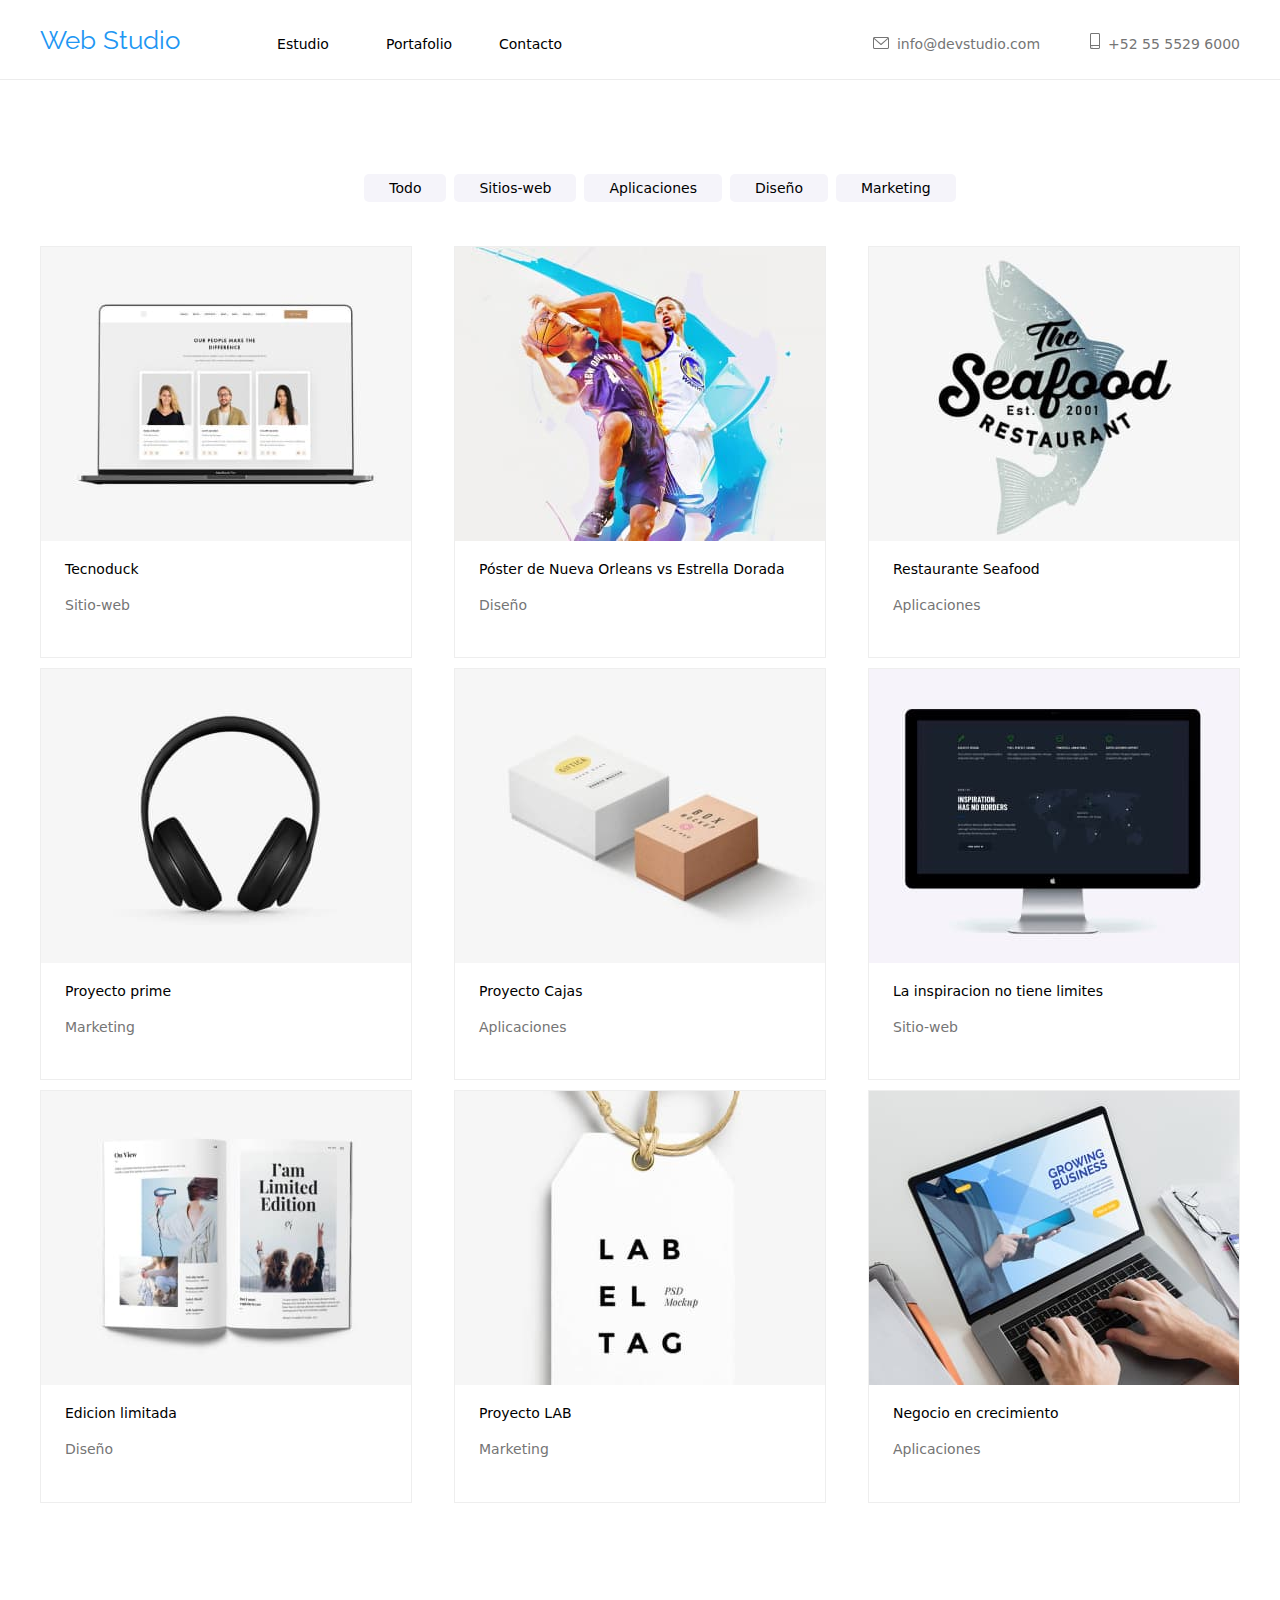
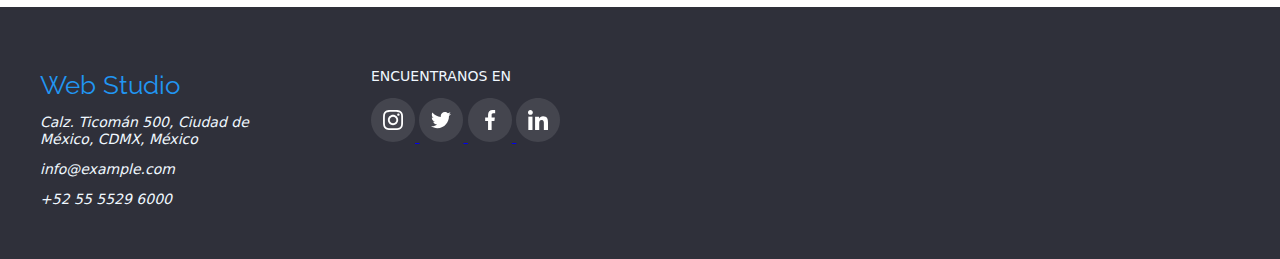
<file: portfolio.html>
<!DOCTYPE html>
<html lang="es">
  <head>
    <meta charset="UTF-8" />
    <meta name="viewport" content="width=device-width, initial-scale=1.0" />
    <link href="./Css/styles.css" rel="stylesheet" type="text/css" />
    <link
      href="./modern-normalize-main/modern-normalize.css"
      rel="stylesheet"
    />
    <link rel="preconnect" href="https://fonts.googleapis.com" />
    <link rel="preconnect" href="https://fonts.gstatic.com" crossorigin />
    <link
      href="https://fonts.googleapis.com/css2?family=Raleway:ital,wght@0,700;1,700&family=Roboto&display=swap"
      rel="stylesheet"
    />
    <title>PORTAFOLIO</title>
  </head>

  <body>
    <header class="header-portfolio">
      <div class="container">
        <nav class="header-navegation">
          <a href="./index.html" class="logo-header">Web Studio</a>
          <ul class="header-menu-list">
            <li class="header-menu-item">
              <a href="./index.html" class="header-link link current">
                Estudio</a
              >
            </li>
            <li class="header-menu-item">
              <a href="./portfolio.html" class="header-link link">Portafolio</a>
            </li>
            <li class="header-menu-item">
              <a href="" class="header-link link"> Contacto</a>
            </li>
          </ul>
          <ul class="header-contact-list">
            <li class="header-email">
              <a href="mailto:info@devstudio.com" class="info-header-email"
                >info@devstudio.com</a
              >
              <div class="icon-section-header">
                <svg
                  width="16"
                  height="12"
                  viewBox="0 0 16 12"
                  fill="none"
                  xmlns="http://www.w3.org/2000/svg"
                >
                  <path
                    d="M14.5 0H1.50001C0.672854 0 0 0.672853 0 1.50001V10.5C0 11.3271 0.672854 12 1.50001 12H14.5C15.3271 12 16 11.3271 16 10.5V1.50001C16 0.672853 15.3271 0 14.5 0ZM14.5 0.999994C14.5679 0.999994 14.6325 1.01409 14.6916 1.0387L8 6.83838L1.30833 1.0387C1.36742 1.01412 1.43204 0.999994 1.49998 0.999994H14.5ZM14.5 11H1.50001C1.22414 11 0.999996 10.7759 0.999996 10.5V2.09521L7.67236 7.87792C7.76661 7.95944 7.8833 7.99999 8 7.99999C8.1167 7.99999 8.23339 7.95948 8.32764 7.87792L15 2.09521V10.5C15 10.7759 14.7759 11 14.5 11Z"
                    fill="#2196F3"
                  />
                </svg>
              </div>
            </li>
            <li class="header-phone">
              <a href="tel:+525555296000" class="info-header-phone"
                >+52 55 5529 6000</a
              >
              <div class="icon-section-header">
                <svg
                  width="10"
                  height="16"
                  viewBox="0 0 10 16"
                  fill="none"
                  xmlns="http://www.w3.org/2000/svg"
                >
                  <path
                    d="M8.5 0H1.5C0.672848 0 0 0.672848 0 1.5V14.5C0 15.3272 0.672848 16 1.5 16H8.5C9.32715 16 10 15.3272 10 14.5V1.5C10 0.672848 9.32715 0 8.5 0ZM1.5 1H8.5C8.77588 1 9 1.22412 9 1.5V12H1V1.5C1 1.22412 1.22412 1 1.5 1ZM8.5 15H1.5C1.22412 15 1 14.7759 1 14.5V13H9V14.5C9 14.7759 8.77588 15 8.5 15Z"
                    fill="#757575"
                  />
                  <path
                    d="M2.35355 13.7389C2.54882 13.9213 2.54882 14.2169 2.35355 14.3992C2.15828 14.5816 1.84172 14.5816 1.64645 14.3992C1.45118 14.2169 1.45118 13.9213 1.64645 13.7389C1.84172 13.5566 2.15828 13.5566 2.35355 13.7389Z"
                    fill="#757575"
                  />
                </svg>
              </div>
            </li>
          </ul>
        </nav>
      </div>
    </header>
    <aside>
      <div class="container">
        <div class="container-buttons">
          <ul class="botones-nav">
            <li><button>Todo</button></li>
            <li><button>Sitios-web</button></li>
            <li><button>Aplicaciones</button></li>
            <li><button>Diseño</button></li>
            <li><button>Marketing</button></li>
          </ul>
        </div>
      </div>
    </aside>
    <div class="container">
      <div class="products">
        <div class="max-container-item">
          <div class="item-container">
            <li class="item">
              <img
                src="./images/imagenportcomputador.jpg"
                alt="computador-solo"
                width="370px"
              />
              <span class="section-details-s">Tecnoduck</span>
              <p class="section-details-p">Sitio-web</p>
            </li>
          </div>
          <div class="item-container">
            <li class="item">
              <img
                src="./images/imagenportjugadores.jpg"
                alt="Jugadores-de-baloncesto"
                width="370px"
              />
              <span class="section-details-s"
                >Póster de Nueva Orleans vs Estrella Dorada</span
              >
              <p class="section-details-p">Diseño</p>
            </li>
          </div>
          <div class="item-container">
            <li class="item">
              <img
                src="./images/imagenportseafood.jpg"
                alt="Imagen-de-texto-sea-foods"
                width="370px"
              />
              <span class="section-details-s">Restaurante Seafood</span>
              <p class="section-details-p">Aplicaciones</p>
            </li>
          </div>
          <div class="item-container">
            <li class="item">
              <img
                src="./images/imagenportaudifonos.jpg"
                alt="Imagen-audifonos-sin-fondo"
                width="370px"
              />
              <span class="section-details-s">Proyecto prime</span>
              <p class="section-details-p">Marketing</p>
            </li>
          </div>
          <div class="item-container">
            <li class="item">
              <img
                src="./images/imagenportcajas.jpg"
                alt="Imagen-de-cajas"
                width="370px"
              />
              <span class="section-details-s">Proyecto Cajas</span>
              <p class="section-details-p">Aplicaciones</p>
            </li>
          </div>
          <div class="item-container">
            <li class="item">
              <img
                src="./images/imagenportmonitor.jpg"
                alt="imagen-de-monitor"
                width="370px"
              />
              <span class="section-details-s"
                >La inspiracion no tiene limites</span
              >
              <p class="section-details-p">Sitio-web</p>
            </li>
          </div>
          <div class="item-container">
            <li class="item">
              <img
                src="./images/imagenportlibro.jpg"
                alt="Imagen-de-libros"
                width="370px"
              />
              <span class="section-details-s">Edicion limitada</span>
              <p class="section-details-p">Diseño</p>
            </li>
          </div>
          <div class="item-container">
            <li class="item">
              <img
                src="./images/imagenportetiqueta.jpg"
                alt="Imagen-de-etiquetas-de-ropa"
                width="370px"
              />
              <span class="section-details-s">Proyecto LAB</span>
              <p class="section-details-p">Marketing</p>
            </li>
          </div>
          <div class="item-container">
            <li class="item">
              <img
                src="./images/imagenportcomputadorconmanos.jpg"
                alt="Imagen-computador-con-manos"
                width="370px"
              />
              <span class="section-details-s">Negocio en crecimiento</span>
              <p class="section-details-p">Aplicaciones</p>
            </li>
          </div>
        </div>
      </div>
    </div>
    <footer>
      <div class="container">
        <div class="max-footer-container">
          <div class="footer-container">
            <a href="./index.html" class="logo-footer">Web Studio</a>
            <address>
              <p>Calz. Ticomán 500, Ciudad de México, CDMX, México</p>
              <div class="footer-address">
                <p class="info">info@example.com</p>
                <p class="info">+52 55 5529 6000</p>
              </div>
            </address>
          </div>
          <div class="redes">
            <p>ENCUENTRANOS EN</p>
            <a href="https://www.instagram.com/" target="_blank">
              <svg
                width="44"
                height="44"
                viewBox="0 0 44 44"
                fill="none"
                xmlns="http://www.w3.org/2000/svg"
              >
                <path
                  d="M44 22C44 28.0751 41.5376 33.5751 37.5564 37.5564C33.5751 41.5376 28.0751 44 22 44C15.9249 44 10.4249 41.5376 6.44365 37.5564C2.46243 33.5751 0 28.0751 0 22C0 15.9249 2.46243 10.4249 6.44365 6.44365C10.4249 2.46243 15.9249 0 22 0C28.0751 0 33.5751 2.46243 37.5564 6.44365C41.5376 10.4249 44 15.9249 44 22Z"
                  fill="white"
                  fill-opacity="0.1"
                />
                <g clip-path="url(#clip0_75273_794)">
                  <path
                    d="M31.9804 17.8801C31.9336 16.8174 31.7617 16.0868 31.5156 15.4537C31.2616 14.7818 30.8709 14.1801 30.359 13.68C29.8589 13.1721 29.2533 12.7774 28.5891 12.5274C27.9524 12.2813 27.2256 12.1094 26.163 12.0626C25.0924 12.0118 24.7525 12 22.0371 12C19.3217 12 18.9818 12.0118 17.9152 12.0586C16.8525 12.1055 16.1219 12.2775 15.489 12.5235C14.8169 12.7774 14.2153 13.1681 13.7152 13.68C13.2073 14.1801 12.8127 14.7857 12.5626 15.4499C12.3164 16.0868 12.1446 16.8134 12.0977 17.8761C12.0469 18.9467 12.0352 19.2866 12.0352 22.002C12.0352 24.7173 12.0469 25.0572 12.0938 26.1239C12.1406 27.1865 12.3126 27.9171 12.5588 28.5502C12.8127 29.2221 13.2073 29.8238 13.7152 30.3239C14.2153 30.8318 14.8209 31.2265 15.4851 31.4765C16.1219 31.7226 16.8486 31.8945 17.9114 31.9413C18.9779 31.9883 19.3179 31.9999 22.0333 31.9999C24.7487 31.9999 25.0885 31.9883 26.1552 31.9413C27.2179 31.8945 27.9484 31.7226 28.5813 31.4765C29.9254 30.9568 30.9881 29.8941 31.5078 28.5502C31.7538 27.9133 31.9258 27.1865 31.9727 26.1239C32.0195 25.0572 32.0313 24.7173 32.0313 22.002C32.0313 19.2866 32.0273 18.9467 31.9804 17.8801ZM30.1794 26.0457C30.1364 27.0225 29.9723 27.5499 29.8356 27.9015C29.4995 28.7728 28.808 29.4643 27.9367 29.8004C27.5851 29.9372 27.0538 30.1012 26.0809 30.1441C25.026 30.1911 24.7096 30.2027 22.0411 30.2027C19.3726 30.2027 19.0522 30.1911 18.0011 30.1441C17.0244 30.1012 16.4969 29.9372 16.1453 29.8004C15.7117 29.6402 15.317 29.3862 14.9967 29.0541C14.6646 28.7298 14.4106 28.3391 14.2504 27.9055C14.1137 27.5539 13.9496 27.0225 13.9067 26.0497C13.8597 24.9948 13.8481 24.6783 13.8481 22.0097C13.8481 19.3412 13.8597 19.0209 13.9067 17.9699C13.9496 16.9932 14.1137 16.4657 14.2504 16.1141C14.4106 15.6804 14.6646 15.2859 15.0007 14.9654C15.3248 14.6333 15.7155 14.3793 16.1493 14.2192C16.5009 14.0825 17.0323 13.9184 18.0051 13.8754C19.06 13.8285 19.3765 13.8168 22.0449 13.8168C24.7174 13.8168 25.0337 13.8285 26.0848 13.8754C27.0616 13.9184 27.589 14.0825 27.9407 14.2192C28.3742 14.3793 28.7689 14.6333 29.0893 14.9654C29.4213 15.2897 29.6753 15.6804 29.8356 16.1141C29.9723 16.4657 30.1364 16.997 30.1794 17.9699C30.2263 19.0248 30.238 19.3412 30.238 22.0097C30.238 24.6783 30.2263 24.9908 30.1794 26.0457Z"
                    fill="white"
                  />
                  <path
                    d="M22.0371 16.8641C19.2007 16.8641 16.8994 19.1653 16.8994 22.0019C16.8994 24.8384 19.2007 27.1396 22.0371 27.1396C24.8737 27.1396 27.1749 24.8384 27.1749 22.0019C27.1749 19.1653 24.8737 16.8641 22.0371 16.8641ZM22.0371 25.3346C20.197 25.3346 18.7044 23.8421 18.7044 22.0019C18.7044 20.1616 20.197 18.6691 22.0371 18.6691C23.8774 18.6691 25.3698 20.1616 25.3698 22.0019C25.3698 23.8421 23.8774 25.3346 22.0371 25.3346Z"
                    fill="white"
                  />
                  <path
                    d="M28.5775 16.6611C28.5775 17.3235 28.0404 17.8605 27.3779 17.8605C26.7155 17.8605 26.1785 17.3235 26.1785 16.6611C26.1785 15.9986 26.7155 15.4617 27.3779 15.4617C28.0404 15.4617 28.5775 15.9986 28.5775 16.6611Z"
                    fill="white"
                  />
                </g>
                <defs>
                  <clipPath id="clip0_75273_794">
                    <rect
                      width="20"
                      height="20"
                      fill="white"
                      transform="translate(12 12)"
                    />
                  </clipPath>
                </defs>
              </svg>
            </a>
            <a href="https://twitter.com/" target="_blank">
              <svg
                width="44"
                height="44"
                viewBox="0 0 44 44"
                fill="none"
                xmlns="http://www.w3.org/2000/svg"
              >
                <path
                  d="M44 22C44 28.0751 41.5376 33.5751 37.5564 37.5564C33.5751 41.5376 28.0751 44 22 44C15.9249 44 10.4249 41.5376 6.44365 37.5564C2.46243 33.5751 0 28.0751 0 22C0 15.9249 2.46243 10.4249 6.44365 6.44365C10.4249 2.46243 15.9249 0 22 0C28.0751 0 33.5751 2.46243 37.5564 6.44365C41.5376 10.4249 44 15.9249 44 22Z"
                  fill="white"
                  fill-opacity="0.1"
                />
                <g clip-path="url(#clip0_75273_788)">
                  <path
                    d="M32 15.7988C31.2563 16.125 30.4637 16.3412 29.6375 16.4462C30.4875 15.9388 31.1363 15.1412 31.4412 14.18C30.6488 14.6525 29.7738 14.9863 28.8412 15.1725C28.0887 14.3713 27.0162 13.875 25.8462 13.875C23.5763 13.875 21.7487 15.7175 21.7487 17.9763C21.7487 18.3012 21.7762 18.6137 21.8438 18.9112C18.435 18.745 15.4188 17.1113 13.3925 14.6225C13.0387 15.2363 12.8313 15.9388 12.8313 16.695C12.8313 18.115 13.5625 19.3737 14.6525 20.1025C13.9937 20.09 13.3475 19.8988 12.8 19.5975C12.8 19.61 12.8 19.6262 12.8 19.6425C12.8 21.635 14.2212 23.29 16.085 23.6712C15.7512 23.7625 15.3875 23.8062 15.01 23.8062C14.7475 23.8062 14.4825 23.7913 14.2337 23.7362C14.765 25.36 16.2725 26.5538 18.065 26.5925C16.67 27.6838 14.8988 28.3412 12.9813 28.3412C12.645 28.3412 12.3225 28.3263 12 28.285C13.8162 29.4563 15.9688 30.125 18.29 30.125C25.835 30.125 29.96 23.875 29.96 18.4575C29.96 18.2762 29.9538 18.1013 29.945 17.9275C30.7588 17.35 31.4425 16.6288 32 15.7988Z"
                    fill="white"
                  />
                </g>
                <defs>
                  <clipPath id="clip0_75273_788">
                    <rect
                      width="20"
                      height="20"
                      fill="white"
                      transform="translate(12 12)"
                    />
                  </clipPath>
                </defs>
              </svg>
            </a>
            <a href="https://www.facebook.com/" target="_blank">
              <svg
                width="44"
                height="44"
                viewBox="0 0 44 44"
                fill="none"
                xmlns="http://www.w3.org/2000/svg"
              >
                <path
                  d="M44 22C44 28.0751 41.5376 33.5751 37.5564 37.5564C33.5751 41.5376 28.0751 44 22 44C15.9249 44 10.4249 41.5376 6.44365 37.5564C2.46243 33.5751 0 28.0751 0 22C0 15.9249 2.46243 10.4249 6.44365 6.44365C10.4249 2.46243 15.9249 0 22 0C28.0751 0 33.5751 2.46243 37.5564 6.44365C41.5376 10.4249 44 15.9249 44 22Z"
                  fill="white"
                  fill-opacity="0.1"
                />
                <g clip-path="url(#clip0_75273_784)">
                  <path
                    d="M25.3309 15.3208H27.1567V12.1408C26.8417 12.0975 25.7584 12 24.4967 12C21.8642 12 20.0609 13.6558 20.0609 16.6992V19.5H17.1559V23.055H20.0609V32H23.6226V23.0558H26.4101L26.8526 19.5008H23.6217V17.0517C23.6226 16.0242 23.8992 15.3208 25.3309 15.3208Z"
                    fill="white"
                  />
                </g>
                <defs>
                  <clipPath id="clip0_75273_784">
                    <rect
                      width="20"
                      height="20"
                      fill="white"
                      transform="translate(12 12)"
                    />
                  </clipPath>
                </defs>
              </svg>
            </a>
            <a href="https://co.linkedin.com/" target="_blank">
              <svg
                width="44"
                height="44"
                viewBox="0 0 44 44"
                fill="none"
                xmlns="http://www.w3.org/2000/svg"
              >
                <path
                  d="M44 22C44 28.0751 41.5376 33.5751 37.5564 37.5564C33.5751 41.5376 28.0751 44 22 44C15.9249 44 10.4249 41.5376 6.44365 37.5564C2.46243 33.5751 0 28.0751 0 22C0 15.9249 2.46243 10.4249 6.44365 6.44365C10.4249 2.46243 15.9249 0 22 0C28.0751 0 33.5751 2.46243 37.5564 6.44365C41.5376 10.4249 44 15.9249 44 22Z"
                  fill="white"
                  fill-opacity="0.1"
                />
                <g clip-path="url(#clip0_75273_778)">
                  <path
                    d="M31.995 32.0001V31.9993H32V24.6643C32 21.0759 31.2275 18.3118 27.0325 18.3118C25.0158 18.3118 23.6625 19.4184 23.11 20.4676H23.0517V18.6468H19.0742V31.9993H23.2158V25.3876C23.2158 23.6468 23.5458 21.9634 25.7017 21.9634C27.8258 21.9634 27.8575 23.9501 27.8575 25.4993V32.0001H31.995Z"
                    fill="white"
                  />
                  <path
                    d="M12.33 18.6475H16.4766V32H12.33V18.6475Z"
                    fill="white"
                  />
                  <path
                    d="M14.4017 12C13.0758 12 12 13.0758 12 14.4017C12 15.7275 13.0758 16.8258 14.4017 16.8258C15.7275 16.8258 16.8033 15.7275 16.8033 14.4017C16.8025 13.0758 15.7267 12 14.4017 12V12Z"
                    fill="white"
                  />
                </g>
                <defs>
                  <clipPath id="clip0_75273_778">
                    <rect
                      width="20"
                      height="20"
                      fill="white"
                      transform="translate(12 12)"
                    />
                  </clipPath>
                </defs>
              </svg>
            </a>
          </div>
        </div>
      </div>
    </footer>
  </body>
</html>
</file>
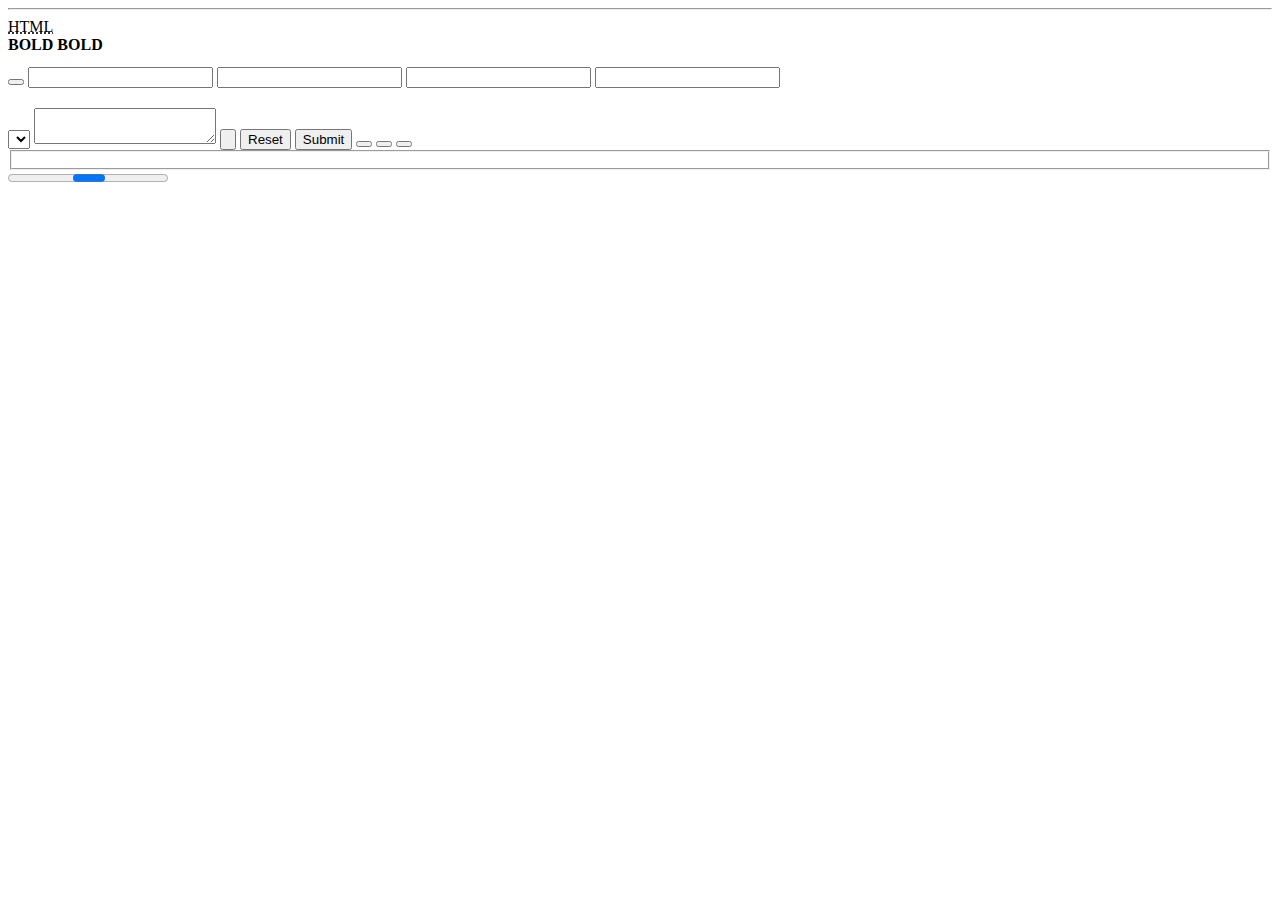
<file: modern-normalize-main/test/page/without-css.html>
<html>
	<body>
		<hr data-test--hr />
		<abbr data-test--abbr title="HyperText Markup Language">HTML</abbr>
		<div style="font-weight: 700">
			<b data-test--bold>BOLD</b>
			<strong data-test--bold>BOLD</strong>
		</div>
		<code data-test--code></code>
		<kbd data-test--code></kbd>
		<samp data-test--code></samp>
		<pre data-test--code></pre>
		<small data-test--small></small>
		<sub data-test--subsup></sub>
		<sup data-test--subsup></sup>
		<div style="font-family: MYCUSTOMFONT">
			<button data-test--forms-1></button>
			<input data-test--forms-1>
			<input data-test--forms-1 type="text">
			<input data-test--forms-1 type="number">
			<input data-test--forms-1 type="search">
			<optgroup data-test--forms-1></optgroup>
			<select data-test--forms-1></select>
			<textarea data-test--forms-1></textarea>
			<input data-test--forms-1 type="button">
			<input data-test--forms-1 type="reset">
			<input data-test--forms-1 type="submit">
			<button data-test--forms-1 type="button"></button>
			<button data-test--forms-1 type="reset"></button>
			<button data-test--forms-1 type="submit"></button>
			<fieldset data-test--forms-2></fieldset>
			<legend data-test--forms-2></legend>
			<progress data-test--forms-2></progress>
		</div>
		<summary data-test--interactive></summary>
	</body>
</html>
</file>
<file: Css/styles.css>
:root {
    --primary-text-color: #000000;
    --secondary-text-color: #757575;
    --accent-color: #2196f3;
    --primary-background-color: #ffffff;
    --secondary-background-color: #2f303a;
}

* {
    list-style: none;
}

body {
    font-family: 'Roboto', sans-serif;
    font-size: 14px;
    color: var(--primary-text-color);
    background-color: var(--primary-background-color);
}

aside {
    box-sizing: unset;
}


.container {
    width: 1200px;
    margin: 0 auto;
    height: 100%;
}

h2 {
    text-align: center;
    font-size: 32px;
    padding: 40px;
}

.header-navegation {
    display: flex;
    flex-direction: row;
    margin: 0%;
    align-items: baseline;

}

.header-menu-list {
    display: inline-flex;
    padding: 0%;
    margin: 0%;
    justify-content: space-between;
    align-items: center;
    gap: 53px;
    margin-left: 93px;
    padding-top: 18px;

}

.icon-section-header>svg {
    cursor: pointer;
}

.icon-section-header>svg>path {
    fill: #757575;
}




.header-contact-list {
    display: inline-flex;
    padding: 0%;
    margin: 0%;
    gap: 50px;
    margin-left: auto;

}



.header-email:hover {
    color: var(--accent-color);
}

h3 {
    font-size: 14px;
}

.section-details {
    width: 1200px;
    margin-top: 94px;
    display: flex;
    justify-content: space-between;

}

.section-details-p0 {
    width: 270px;
    display: flex;
    flex-direction: column;
}

.icon-section-details {
    height: 120px;
    padding: 25px;
    display: flex;
    justify-content: center;
}

.section-details-p1 {
    width: 270px;
    height: 122px;
    display: flex;
    flex-direction: column;
}

.section-details-p2 {
    width: 270px;
    height: 101px;
    display: flex;
    flex-direction: column;
}

.section-details-p3 {
    width: 270px;
    height: 101px;
    display: flex;
    flex-direction: column;
}

.icon-section-details {
    background-color: rgb(245, 244, 250)
}

.container-a-que-nos-dedicamos {
    width: 1173.16px;
    margin: auto;
    padding-bottom: 94px;
}

.images-a-que-nos-dedicamos {
    display: flex;
    justify-content: space-between;

}

.header-email {
    line-height: 80px;
    display: flex;
    flex-direction: row-reverse;
    gap: 8px
}

.header-phone {
    line-height: 80px;
    display: flex;
    flex-direction: row-reverse;
    gap: 8px
}


.info-header-email {
    text-decoration: none;
    color: var(--secondary-text-color);
}

.info-header-email:hover {
    color: var(--accent-color);
}

.info-header-phone {
    text-decoration: none;
    color: var(--secondary-text-color);
}

.info-header-phone:hover {
    color: var(--accent-color);

}

.principal-aside {
    background-image: url(../images/Imagen-equipo-trbajando.jpg);
    background-repeat: no-repeat;
    background-size: cover;
    text-align: center;
    text-decoration: none;

}

h1 {
    color: #ffffff;
    font-family: 'Roboto';
    font-size: 44px;
    white-space: pre-line;
    text-align: center;
    letter-spacing: 0.06em;
    flex-direction: column;
    padding-top: 120px;

}

.btn-primary:hover {
    background: rgb(97, 97, 219);
    color: 2196F3;
    cursor: pointer;
}

.btn-primary {
    background: 2196F3;
    color: var(--accent-color);
    text-align: center;
    cursor: pointer;
    display: flex;
    flex-direction: row;
    justify-content: center;
    align-items: center;
    padding: 10px 32px;
    display: inline;
    margin-bottom: 180px;
}

.btn-primary {
    background: var(--accent-color);
    color: white;
    cursor: pointer
}

.botones-nav {
    height: 38px;
    display: flex;
    justify-content: center;
    margin-top: 94px;
    margin-bottom: 34px;
    gap: 8px;
}

button {
    background: rgb(245, 244, 250);
    color: black;
    cursor: pointer;
    border: none;
    justify-items: center;
    padding-top: 6px;
    padding-bottom: 6px;
    padding-left: 25px;
    padding-right: 25px;
    border-radius: 5px;
}

button:hover {
    background: var(--accent-color);
    color: white;
    cursor: pointer
}

button:active {
    background: gray;
    color: white;
    cursor: pointer
}

.products {
    margin-bottom: 94px;
}

.poster .info-aside {
    color: rgb(2, 2, 2);
    text-decoration: none;
}

.info-aside:hover {
    color: var(--accent-color);
}

.info-aside:active {
    color: rgb(79, 149, 240);
}

header {
    height: 80px;
}

.header-portfolio {
    border-bottom: 1px solid #ececec;
}

.header-menu-item {
    width: 60px;
    text-align: center;

}

.header-link {
    color: var(--primary-text-color);
    text-decoration: none;

}

.header-link:hover {
    color: var(--accent-color);

}

.info-header {
    text-decoration: none;
    color: var(--secondary-text-color);
}

.info-header:hover {

    color: var(--accent-color);

}

footer {
    text-decoration: none;
    background-color: rgb(47, 48, 58);
    color: aliceblue;
    height: 252px;
}

.footer-container {
    display: flex;
    flex-direction: column;
    padding-top: 64px;
}

.max-footer-container {
    display: inline-flex;
    flex-direction: row;
    align-items: center;
}

.max-footer-container>*>*:hover path {
    fill: var(--accent-color);
}


.redes {
    margin-left: 100px;
}

address {
    width: 231px;
    height: 92px;

}

.logo-header {
    font-family: 'Raleway', sans-serif;
    color: var(--accent-color);
    font-size: 26px;
    box-shadow: none;
    text-decoration: none;
    line-height: 80px;
}

.logo-footer {
    font-family: 'Raleway', sans-serif;
    color: var(--accent-color);
    font-size: 26px;
    box-shadow: none;
    text-decoration: none;
}


.footer-address {
    cursor: pointer;
}

.section-details-p {
    color: var(--secondary-text-color);
    margin-top: 20px;
    margin-left: 24px;
}

.section-parraf {
    color: var(--secondary-text-color);
}

.special-container {
    background-color: rgb(245, 244, 250);
}

.miembros {
    width: 1200px;
    display: flex;
    justify-content: space-between;
    padding-bottom: 45px;
}

.miembros-container {
    width: 270px;
    height: 428px;
    border: 1px solid #ececec;
    display: flex;
    flex-direction: column;
    text-align: center;
    object-fit: contain;
    background-color: #ffffff;

}

.items-miembros {
    cursor: pointer;
    display: flex;
    justify-content: center;
    padding: 20px;
    gap: 30px;

}


.items-miembros>svg path {
    fill: rgb(175, 177, 184);

}

.items-miembros>svg:hover path {
    fill: var(--accent-color);

}


.item {
    display: flex;
    flex-direction: column;
    padding-bottom: 30px;
    justify-content: space-between;
    border-width: 1px;
    border-color: #eeeeee;
    border-style: solid;
    margin-bottom: 10px;
    cursor: pointer;
}

.max-container-item {
    display: flex;
    flex-direction: row;
    flex-wrap: wrap;
    justify-content: space-between;
    justify-content: space-between;
    cursor: pointer;



}

.item:hover {
    box-shadow: 0 0 10px #444444;
}

.max-container-item :hover {
    cursor: pointer;
}

.section-details-s {
    margin-top: 20px;
    margin-left: 24px;
}

.items-clientes>svg path {
    fill: rgb(175, 177, 184);

}

.items-clientes>svg:hover path {
    fill: white;

}

.items-clientes>svg:hover rect {
    fill: var(--accent-color);

}


.items-clientes {
    cursor: pointer;
    display: flex;
    justify-content: center;
    gap: 33px;
    padding-bottom: 94px;
}
</file>
